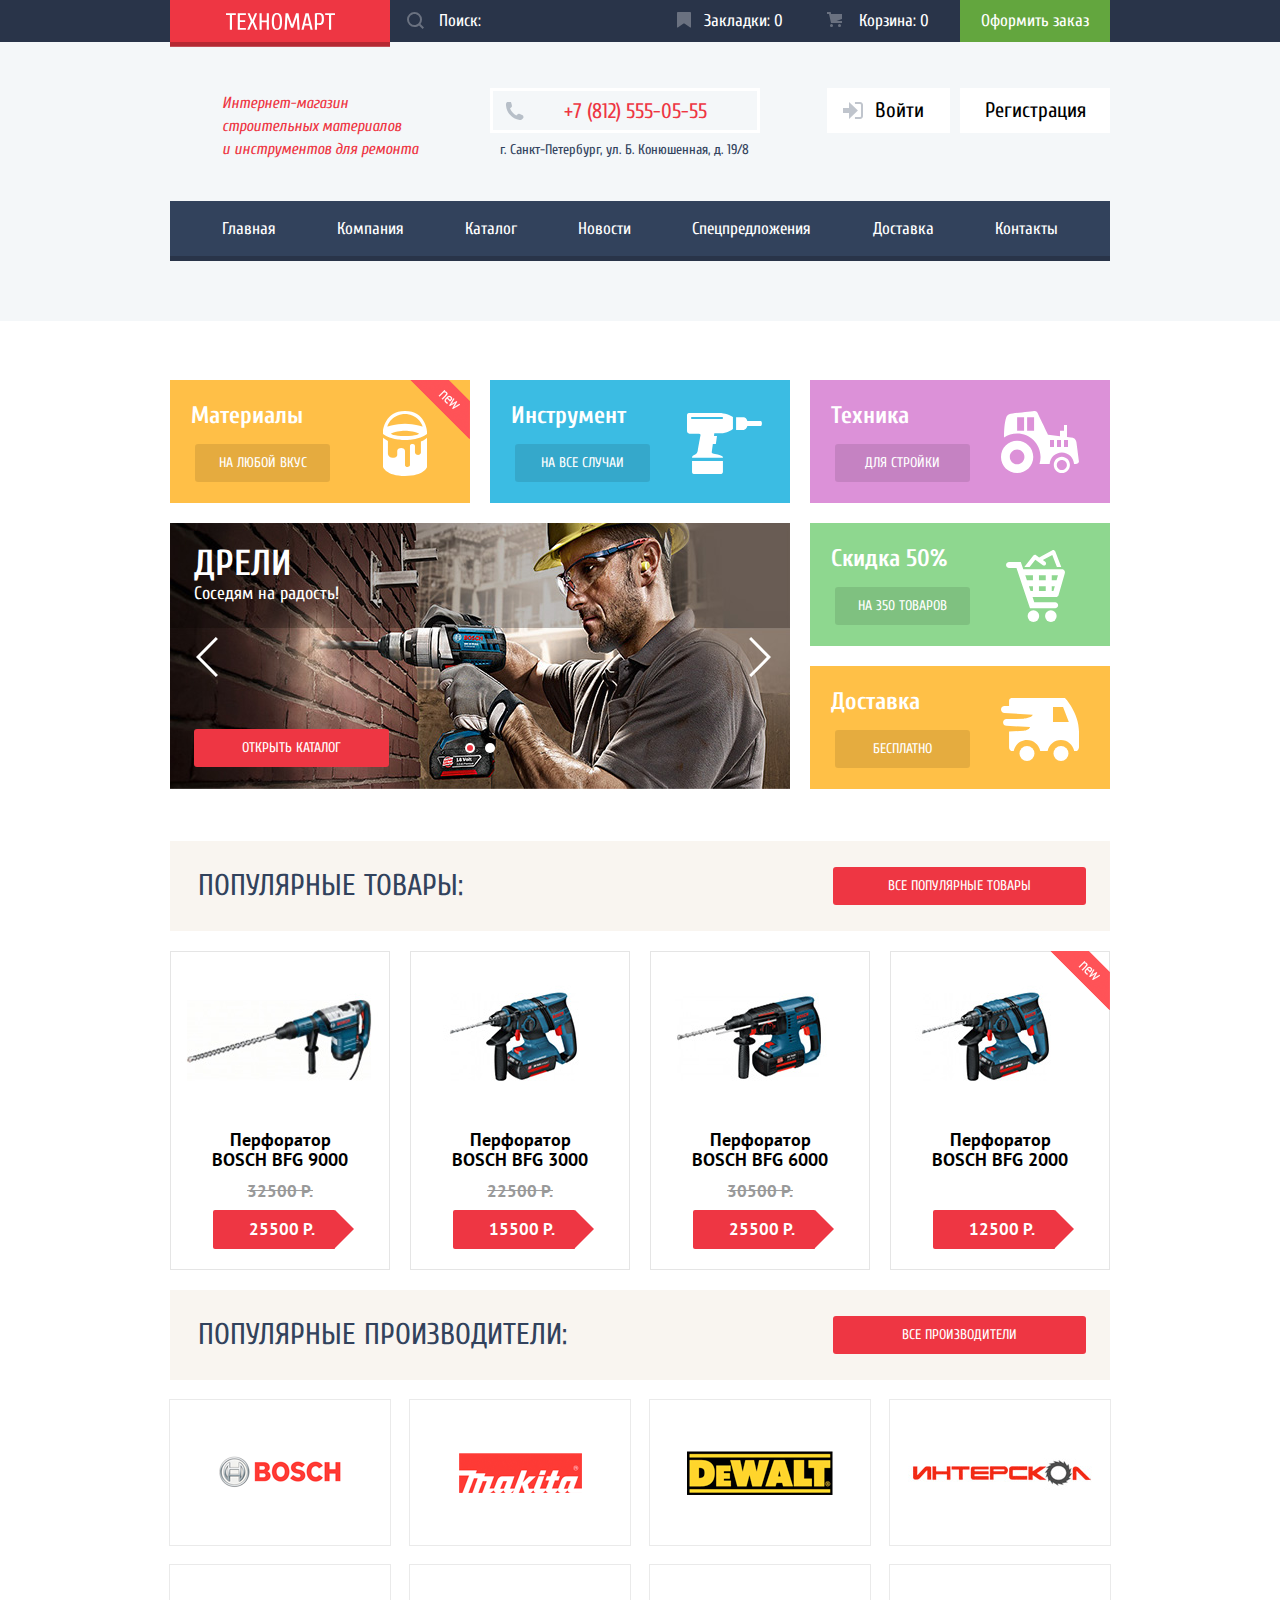
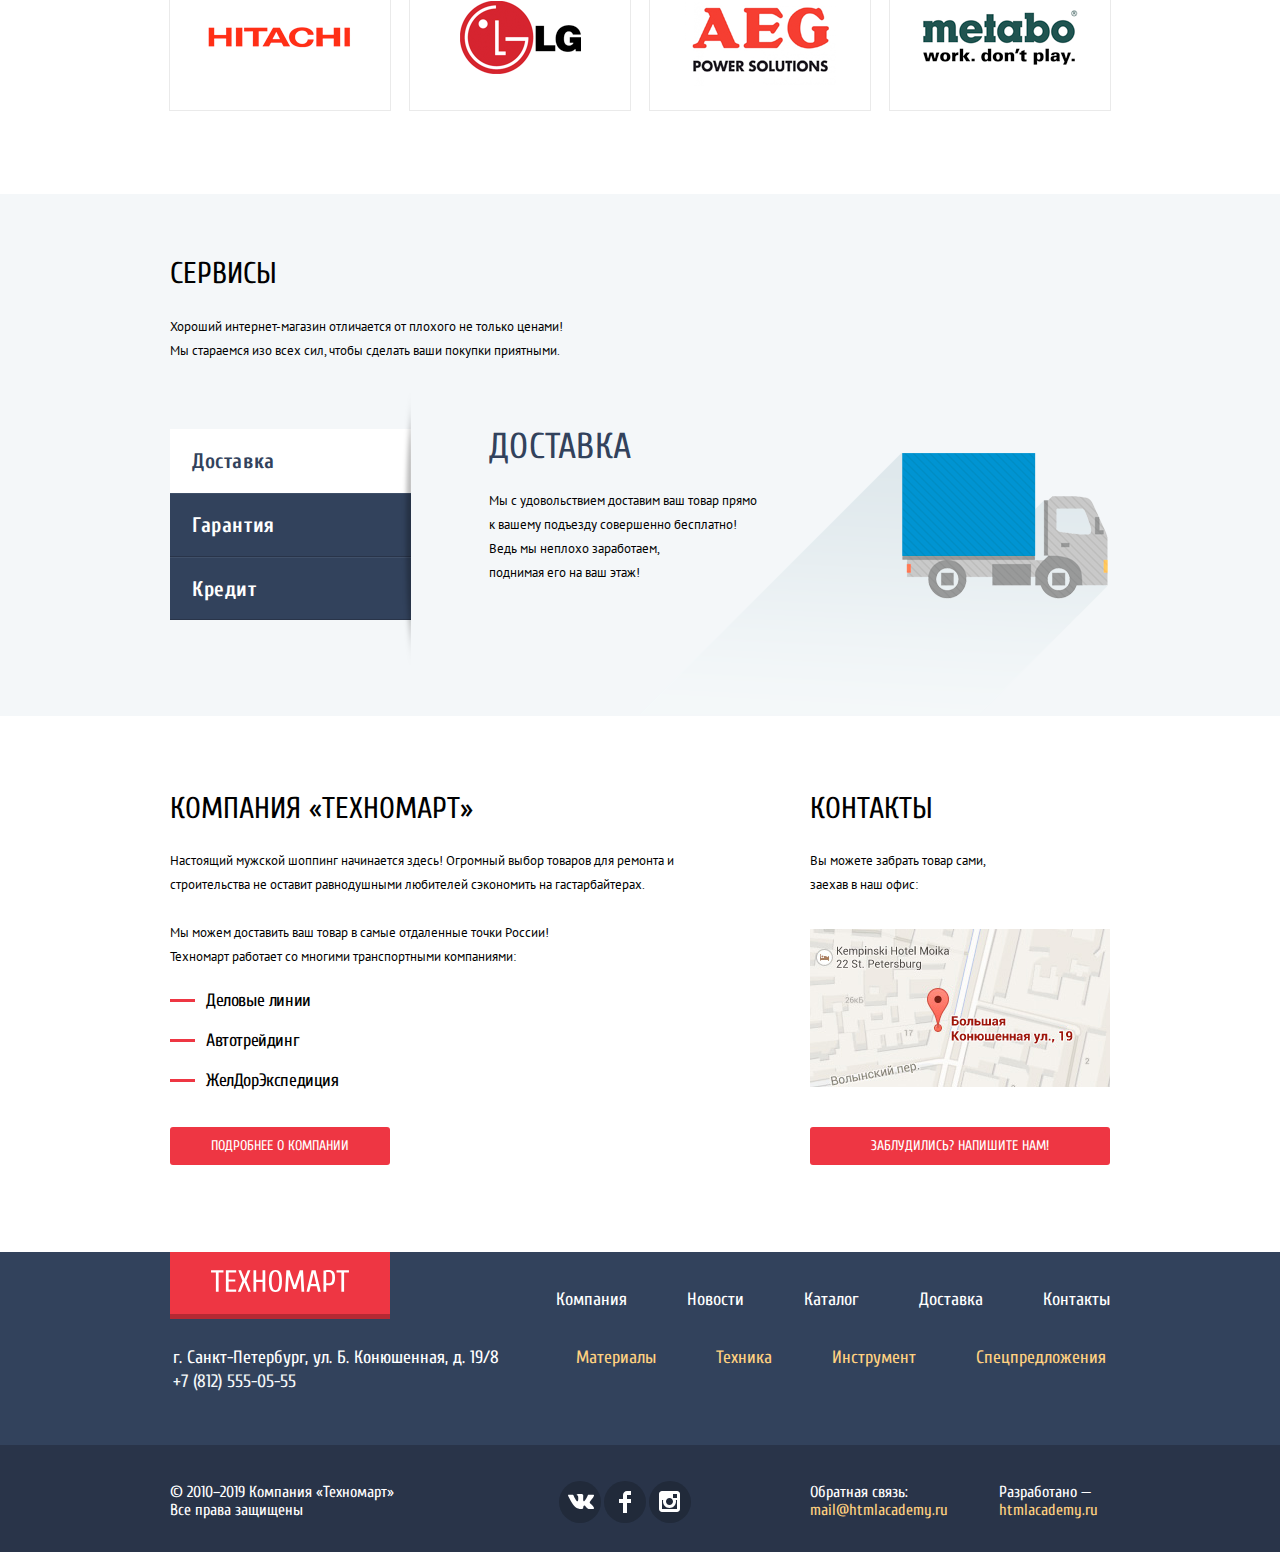
<file: index.html>
<!DOCTYPE html>
<html lang="ru">
  <head>
    <meta charset="utf-8">
    <title>Техномарт</title>
    <link href="https://fonts.googleapis.com/css?family=Cuprum:400,400i,700%7CPT+Sans:400,700&display=swap&subset=cyrillic" rel="stylesheet">
    <link href="css/normalize.css" rel="stylesheet">
    <link href="css/style.min.css" rel="stylesheet">
  </head>
  <body class="index">
    <header class="page-header">
      <div class="header-up">
        <div class="header-up-container container">
          <a class="logo">
            <img src="img/logo.svg" width="109" height="19" alt="Логотип магазина «Техномарт»">
          </a>
          <form action="https://echo.htmlacademy.ru" method="get">
            <label class="search-label" for="search-field"><span class="visually-hidden">Поиск</span>
              <input type="search" name="search" id="search-field" placeholder="Поиск:" class="search">
              <svg xmlns="http://www.w3.org/2000/svg" width="17" height="17" viewBox="0 0 17 17">
                  <path d="M17 15.586l-3.542-3.542A7.465 7.465 0 0 0 15 7.5 7.5 7.5 0 1 0 7.5 15c1.71 0 3.282-.579 4.544-1.542L15.586 17 17 15.586zM2 7.5C2 4.467 4.467 2 7.5 2 10.532 2 13 4.467 13 7.5c0 3.032-2.468 5.5-5.5 5.5A5.506 5.506 0 0 1 2 7.5z"/>
              </svg>
            </label>
          </form>
          <div class="header-up-orders">
            <a class="bookmark" href="#">Закладки: 0</a>
            <a class="cart" href="#">Корзина: 0</a>
            <a class="orders" href="#">Оформить заказ</a>
          </div>
        </div>
      </div>
      <div class="header-down">
        <div class="header-down-wrapper container">
          <h1 class="header-title">
            Интернет-магазин строительных материалов и&nbsp;инструментов для ремонта
          </h1>
          <ul class="header-contacts">
            <li class="header-number">
              <a href="tel:+78125550555">+7 (812) 555-05-55</a>
            </li>
            <li class="header-address">
              г. Санкт-Петербург, ул. Б. Конюшенная, д. 19/8
            </li>
          </ul>
          <div class="user-block-wrapper">
            <ul class="user-block">
              <li><a class="login" href="#">Войти</a></li>
              <li><a class="registration" href="#">Регистрация</a></li>
            </ul>
          </div>
        </div>
        <nav class="header-navigation container">
          <ul class="site-navigation">
            <li class="nav-item"><a href="index.html">Главная</a></li>
            <li class="nav-item"><a href="#">Компания</a></li>
            <li class="nav-item"><a href="catalog.html">Каталог</a></li>
            <li class="nav-item"><a href="#">Новости</a></li>
            <li class="nav-item"><a href="#">Спецпредложения</a></li>
            <li class="nav-item"><a href="#">Доставка</a></li>
            <li class="nav-item"><a href="#">Контакты</a></li>
          </ul>
        </nav>
      </div>
    </header>
    <main class="index-page">
      <div class="main-top container">
        <div class="main-offers">
          <div class="offers-item">
            <div class="flag flag-new">Новинка</div>
            <h2>Материалы</h2>
            <a href="#">На любой вкус</a>
          </div>
          <div class="offers-item">
            <h2>Инструмент</h2>
            <a href="#">На все случаи</a>
          </div>
          <div class="offers-item">
            <h2>Техника</h2>
            <a href="#">Для стройки</a>
          </div>
          <div class="slider">
            <input class="slider-button vis-hid" type="radio" id="slide-1" name="toggle" checked>
            <input class="slider-button vis-hid" type="radio" id="slide-2" name="toggle">
            <div class="slider-control">
              <!-- <label class="slider-control-1" for="slide-1">Первый</label>
              <label class="slider-control-2" for="slide-2">Второй</label> -->
              <button class="slider-control-1" type="button" name="button"></button>
              <button class="slider-control-2" type="button" name="button"></button>
            </div>
            <div class="slider-indicator">
              <label class="slider-indicator-item1" for="slide-1"></label>
              <label class="slider-indicator-item2" for="slide-2"></label>
            </div>
            <ul class="slider-list">
              <li class="slider-item">
                <h3>Дрели</h3>
                <p>Соседям на радость!</p>
                <a href="catalog.html">Открыть каталог</a>
              </li>
              <li class="slider-item">
                <h3>Перфораторы</h3>
                <p>Настоящие мужские игрушки</p>
                <a href="catalog.html">Открыть каталог</a>
              </li>
            </ul>
          </div>
          <div class="offers-wrapper">
            <div class="offers-item">
              <h2>Скидка 50%</h2>
              <a href="#">На 350 товаров</a>
            </div>
            <div class="offers-item">
              <h2>Доставка</h2>
              <a href="#">Бесплатно</a>
            </div>
          </div>
        </div>
      </div>
      <section class="top-product container">
        <div class="top-product-title">
          <h2>Популярные товары:</h2>
          <a href="#">Все популярные товары</a>
        </div>
        <ul class="top-product-catalog">
          <!-- 1 -->
          <li class="catalog-item top-prod">
            <div class="image-wrapper">
              <ul class="catalog-item-active">
                <li><a class="btn-buy" href="#">Купить</a></li>
                <li><a class="btn-add-to-bookmark" href="#">В закладки</a></li>
              </ul>
              <img class="catalog-item-image" src="img/item-bfg-9000.jpg" width="218" height="170" alt="Картинка перфоратора BOSCH BFG 9000">
            </div>
            <h3 class="item-title"><a href="#">Перфоратор BOSCH BFG 9000</a></h3>
            <p class="old-price"><del>32500 р.</del></p>
            <p class="item-price">25500 р.</p>
          </li>
          <!-- 2 -->
          <li class="catalog-item top-prod">
            <div class="image-wrapper">
              <ul class="catalog-item-active">
                <li><a class="btn-buy" href="#">Купить</a></li>
                <li><a class="btn-add-to-bookmark" href="#">В закладки</a></li>
              </ul>
              <img class="catalog-item-image" src="img/item-bfg-3000.jpg" width="218" height="170" alt="Картинка перфоратора BOSCH BFG 3000">
            </div>
            <h3 class="item-title"><a href="#">Перфоратор BOSCH BFG 3000</a></h3>
            <p class="old-price"><del>22500 р.</del></p>
            <p class="item-price">15500 р.</p>
          </li>
          <!-- 3 -->
          <li class="catalog-item top-prod">
            <div class="image-wrapper">
              <ul class="catalog-item-active">
                <li><a class="btn-buy" href="#">Купить</a></li>
                <li><a class="btn-add-to-bookmark" href="#">В закладки</a></li>
              </ul>
              <img class="catalog-item-image" src="img/item-bfg-6000.jpg" width="218" height="170" alt="Картинка перфоратора BOSCH BFG 6000">
            </div>
            <h3 class="item-title"><a href="#">Перфоратор BOSCH BFG 6000</a></h3>
            <p class="old-price"><del>30500 р.</del></p>
            <p class="item-price">25500 р.</p>
          </li>
          <!-- 4 -->
          <li class="catalog-item top-prod">
            <div class="flag flag-new">Новинка</div>
            <div class="image-wrapper">
              <ul class="catalog-item-active">
                <li><a class="btn-buy" href="#">Купить</a></li>
                <li><a class="btn-add-to-bookmark" href="#">В закладки</a></li>
              </ul>
              <img class="catalog-item-image" src="img/item-bfg-2000.jpg" width="218" height="170" alt="Картинка перфоратора BOSCH BFG 2000">
            </div>
            <h3 class="item-title"><a href="#">Перфоратор BOSCH BFG 2000</a></h3>
            <p class="old-price no-old-price"><del>0</del></p>
            <p class="item-price">12500 р.</p>
          </li>
        </ul>
      </section>
      <section class="top-manufacturer container">
        <div class="top-manufacturer-title">
          <h2>Популярные производители:</h2>
          <a href="#">Все производители</a>
        </div>
        <ul class="top-manufacturer-catalog">
          <!-- item1 -->
          <li class="manufacturer-catalog-item">
            <a class="brand" href="#">
              <img src="img/brand-bosch.png" width="204" height="144" alt="BOSCH">
            </a>
          </li>
          <!-- item2 -->
          <li class="manufacturer-catalog-item">
            <a class="brand" href="#">
              <img src="img/brand-makita.png" width="204" height="144" alt="MAKITA">
            </a>
          </li>
          <!-- item3 -->
          <li class="manufacturer-catalog-item">
            <a class="brand" href="#">
              <img src="img/brand-dewalt.png" width="204" height="144" alt="DEWALT">
            </a>
          </li>
          <!-- item4 -->
          <li class="manufacturer-catalog-item">
            <a class="brand" href="#">
              <img src="img/brand-interskol.png" width="204" height="144" alt="ИНТЕРСКОЛ">
            </a>
          </li>
          <!-- item5 -->
          <li class="manufacturer-catalog-item">
            <a class="brand" href="#">
              <img src="img/brand-hitachi.png" width="204" height="144" alt="HITACHI">
            </a>
          </li>
          <!-- item6 -->
          <li class="manufacturer-catalog-item">
            <a class="brand" href="#">
              <img src="img/brand-lg.png" width="204" height="144" alt="LG">
            </a>
          </li>
          <!-- item7 -->
          <li class="manufacturer-catalog-item">
            <a class="brand" href="#">
              <img src="img/brand-aeg.png" width="204" height="144" alt="AEG">
            </a>
          </li>
          <!-- item8 -->
          <li class="manufacturer-catalog-item">
            <a class="brand" href="#">
              <img src="img/brand-metabo.png" width="204" height="144" alt="METABO">
            </a>
          </li>
        </ul>
      </section>
      <section class="service">
        <div class="service-wrapper container">
          <h2>Сервисы</h2>
          <div class="service-title-wrapper">
            <p>Хороший интернет-магазин отличается от плохого не только ценами!</p>
            <p>Мы стараемся изо всех сил, чтобы сделать ваши покупки приятными.</p>
          </div>
          <div class="service-active-wrapper">
            <!-- <input class="service-button visually-hidden" type="radio" name="service-btn" id="btn-delivery" checked>
            <input class="service-button visually-hidden" type="radio" name="service-btn" id="btn-safeguard">
            <input class="service-button visually-hidden" type="radio" name="service-btn" id="btn-credit"> -->
            <div class="service-btn">
              <!-- <label class="service-btn-item" for="btn-delivery">
                Доставка
              </label>
              <label class="service-btn-item" for="btn-safeguard">
                Гарантия
              </label>
              <label class="service-btn-item" for="btn-credit">
                Кредит
              </label> -->
              <button class="service-btn-item service-btn-item-current" type="button" name="service-btn">Доставка</button>
              <button class="service-btn-item" type="button" name="service-btn">Гарантия</button>
              <button class="service-btn-item" type="button" name="service-btn">Кредит</button>
            </div>

            <ul class="service-slider-list">
              <li class="service-slide-item delivery">
                <h3>Доставка</h3>
                <p>
                  Мы с удовольствием доставим ваш товар прямо<br>к вашему подъезду совершенно бесплатно!
                </p>
                <p>
                  Ведь мы неплохо заработаем,<br>поднимая его на ваш этаж!
                </p>
              </li>
              <li class="service-slide-item warranty">
                <h3>Гарантия</h3>
                <p>
                  Если купленный у нас товар поломается или заискрит,<br>а также в случае пожара, спровоцированного его возгаранием, вы всегда можете быть уверены в нашей гарантии. Мы обменяем сгоревший товар на новый.<br>Дом уж восстановите как-нибудь сами.
                </p>
              </li>
              <li class="service-slide-item credit">
                <h3>Кредит</h3>
                <p>
                  Залезть в долговую яму стало проще!<br>Кредитные консультанты придут вам на помощь.
                </p>
                <a href="#">Отправить заявку</a>
              </li>
            </ul>
          </div>
        </div>
      </section>
      <div class="information container">
        <section class="main-info">
          <h2 class="info-title">Компания «Техномарт»</h2>
          <p class="main-info-p1">
            Настоящий мужской шоппинг начинается здесь! Огромный выбор товаров для ремонта и строительства не оставит равнодушными любителей сэкономить на гастарбайтерах.
          </p>
          <p class="main-info-p2">
            Мы можем доставить ваш товар в самые отдаленные точки России! Техномарт работает со многими транспортными компаниями:
        </p>
          <ul class="main-info-item">
            <li>Деловые линии</li>
            <li>Автотрейдинг</li>
            <li>ЖелДорЭкспедиция</li>
          </ul>
          <a class="main-info-link" href="#">Подробнее о компании</a>
        </section>
        <section class="main-contacts">
          <h2>Контакты</h2>
          <p>Вы можете забрать товар сами, заехав в наш офис:</p>
          <a class="map" href="modal-map.html"><img src="img/map.jpg" width="300" height="158" alt="карта"></a>
          <a class="main-info-link write-us-link" href="write-us.html">Заблудились? Напишите нам!</a>
        </section>
      </div>
    </main>
    <footer class="page-footer">
      <div class="footer-up">
        <div class="footer-up-wrapper container">
          <div class="footer-contacts">
            <a class="footer-logo">
              <img src="img/logo.svg" width="138" height="23" alt="Техномарт">
            </a>
            <ul class="footer-contacts-block">
              <li>г. Санкт-Петербург, ул. Б. Конюшенная, д. 19/8</li>
              <li><a href="tel:+78125550555">+7 (812) 555-05-55</a></li>
            </ul>
          </div>
          <section class="footer-navigation">
            <h2 class="visually-hidden">Навигация и прочее</h2>
            <ul class="footer-navigation-site">
              <li><a href="#">Компания</a></li>
              <li><a href="#">Новости</a></li>
              <li><a href="catalog.html">Каталог</a></li>
              <li><a href="#">Доставка</a></li>
              <li><a href="#">Контакты</a></li>
            </ul>
            <ul class="footer-navigation-other">
              <li><a href="#">Материалы</a></li>
              <li><a href="#">Техника</a></li>
              <li><a href="#">Инструмент</a></li>
              <li><a href="#">Спецпредложения</a></li>
            </ul>
          </section>
        </div>
      </div>
      <div class="footer-down">
        <div class="footer-down-wrapper container">
          <p class="copyright">© 2010–2019 Компания «Техномарт» Все права защищены</p>
          <ul class="footer-social-links">
            <li class="link-vk"><a class="social-links-link" href="#"><span class="visually-hidden">Вконтакте</span></a></li>
            <li class="link-fb"><a class="social-links-link" href="#"><span class="visually-hidden">Фейсбук</span></a></li>
            <li class="link-insta"><a class="social-links-link" href="#"><span class="visually-hidden">Инстаграм</span></a></li>
          </ul>
          <div class="footer-feedback feedback-mail">
            <p class="footer-feedback-mail">Обратная связь:</p>
            <a class="btn-feedback-mail" href="mailto:mail@htmlacademy.ru">mail@htmlacademy.ru</a>
          </div>
          <div class="footer-feedback">
            <p class="footer-feedback-site">Разработано —</p>
            <a class="btn-feedback-site" href="https://htmlacademy.ru/intensive/htmlcss">htmlacademy.ru</a>
          </div>
        </div>
      </div>
    </footer>

    <section class="modal-maps">
      <h2 class="visually-hidden">Карта</h2>
      <button class="modal-map-close" type="button" name="button">Закрыть</button>
      <iframe src="https://www.google.com/maps/embed?pb=!1m18!1m12!1m3!1d1998.59910436516!2d30.32089461607064!3d59.93879418187623!2m3!1f0!2f0!3f0!3m2!1i1024!2i768!4f13.1!3m3!1m2!1s0x4696310fca5ba729%3A0xea9c53d4493c879f!2z0JHQvtC70YzRiNCw0Y8g0JrQvtC90Y7RiNC10L3QvdCw0Y8g0YPQuy4sIDE5LCDQodCw0L3QutGCLdCf0LXRgtC10YDQsdGD0YDQsywgMTkxMTg2!5e0!3m2!1sru!2sru!4v1560705761629!5m2!1sru!2sru" width="940" height="446" style="border:0" allowfullscreen></iframe>
      <p><img src="img/map-big.jpg" width="940" height="446" alt="г. Санкт-Петербург, ул. Б. Конюшенная, д. 19/8"></p>
    </section>

    <section class="modal-write-us">
      <h2 class="visually-hidden">Напишите нам</h2>
      <button class="modal-write-us-close" type="button" name="btn-modal-write-us">Закрыть</button>
      <form class="write-us-form" action="https://echo.htmlacademy.ru" method="post">
        <ul class="mdl-write-us-list">
          <li class="mdl-write-us-item">
            <label class="mdl-write-us-label">
              Ваше имя:
              <input class="modal-text" type="text" name="user-name" placeholder="Имя Фамилия">
            </label>
          </li>
          <li class="mdl-write-us-item">
            <label class="mdl-write-us-label">
              Ваш e-mail:
              <input class="modal-text" type="email" name="email" placeholder="email@example.com">
            </label>
          </li>
          <li class="mdl-write-us-item">
            <label class="mdl-write-us-label">
              Текст письма:
              <textarea class="modal-text" name="text" rows="5" cols="50" placeholder="В свободной форме"></textarea>
            </label>
          </li>
        </ul>
        <div class="modal-write-us-bottom">
          <button class="modal-write-us-send-btn" type="submit">Отправить</button>
        </div>
      </form>
    </section>

    <script src="js/script.min.js"></script>
  </body>
</html>
</file>
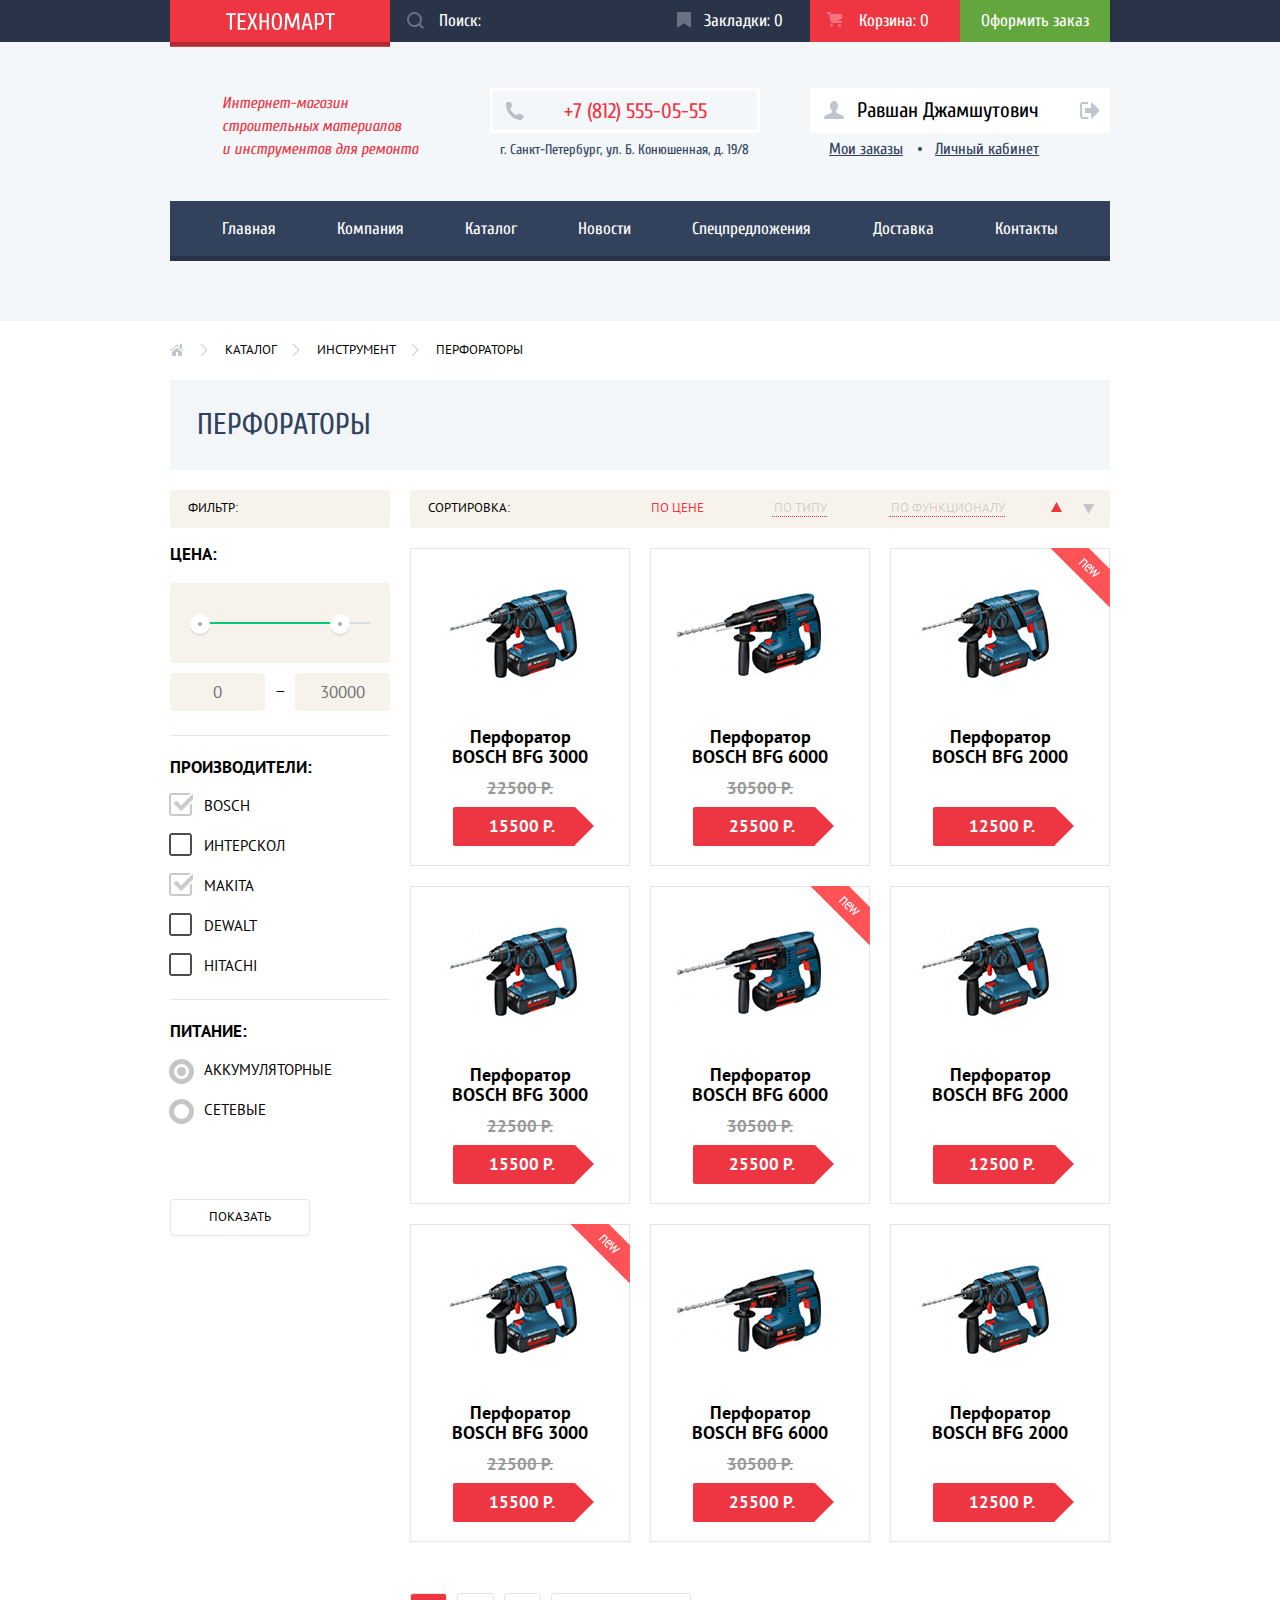
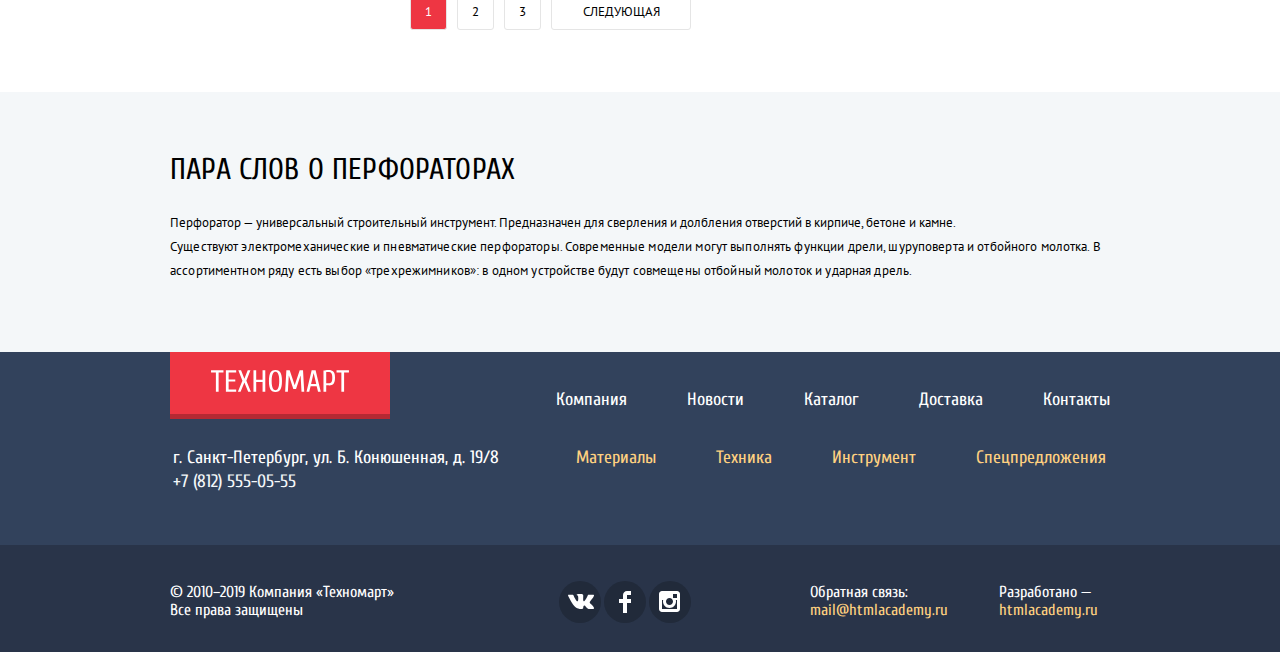
<file: catalog.html>
<!DOCTYPE html>
<html lang="ru">
  <head>
    <meta charset="utf-8">
    <title>Техномарт</title>
    <link href="https://fonts.googleapis.com/css?family=Cuprum:400,400i,700%7CPT+Sans:400,700&display=swap&subset=cyrillic" rel="stylesheet">
    <link href="css/normalize.css" rel="stylesheet">
    <link href="css/style.min.css" rel="stylesheet">
  </head>
  <body class="inner-page">
    <header class="page-header">
      <div class="header-up">
        <div class="header-up-container container">
          <a class="logo" href="index.html">
            <img src="img/logo.svg" width="109" height="19" alt="Логотип магазина «Техномарт»">
          </a>
          <form action="https://echo.htmlacademy.ru" method="get">
            <label class="search-label" for="search-field"><span class="visually-hidden">Поиск</span>
              <input type="search" name="search" id="search-field" placeholder="Поиск:" class="search">
              <svg xmlns="http://www.w3.org/2000/svg" width="17" height="17" viewBox="0 0 17 17">
                  <path d="M17 15.586l-3.542-3.542A7.465 7.465 0 0 0 15 7.5 7.5 7.5 0 1 0 7.5 15c1.71 0 3.282-.579 4.544-1.542L15.586 17 17 15.586zM2 7.5C2 4.467 4.467 2 7.5 2 10.532 2 13 4.467 13 7.5c0 3.032-2.468 5.5-5.5 5.5A5.506 5.506 0 0 1 2 7.5z" />
              </svg>
            </label>
          </form>
          <div class="header-up-orders">
            <a class="bookmark" href="#">Закладки: 0</a>
            <a class="cart cart-active" href="#">Корзина: 0</a>
            <a class="orders" href="#">Оформить заказ</a>
          </div>
        </div>
      </div>
      <div class="header-down">
        <div class="header-down-wrapper container">
          <p class="header-title">Интернет-магазин строительных материалов и&nbsp;инструментов для ремонта</p>
          <ul class="header-contacts">
            <li class="header-number"><a href="tel:+78125550555">+7 (812) 555-05-55</a></li>
            <li class="header-address">г. Санкт-Петербург, ул. Б. Конюшенная, д. 19/8</li>
          </ul>
          <div class="user-block-wrapper">
            <ul class="user-block">
              <li><a class="login user" href="#">Равшан Джамшутович</a></li>
              <li class="logout"><a href="#"></a></li>
            </ul>
            <a class="my-orders user-block-link" href="#">Мои заказы</a>
            <a class="personal-area user-block-link" href="#">Личный кабинет</a>
          </div>
        </div>
        <nav class="header-navigation container">
          <ul class="site-navigation">
            <li class="nav-item"><a href="index.html">Главная</a></li>
            <li class="nav-item"><a href="#">Компания</a></li>
            <li class="nav-item"><a href="catalog.html">Каталог</a></li>
            <li class="nav-item"><a href="#">Новости</a></li>
            <li class="nav-item"><a href="#">Спецпредложения</a></li>
            <li class="nav-item"><a href="#">Доставка</a></li>
            <li class="nav-item"><a href="#">Контакты</a></li>
          </ul>
        </nav>
      </div>
    </header>
    <main class="catalog-page">
      <div class="catalog-page-wrapper container">
        <ul class="breadcrumbs">
          <li>
            <a class="breadcrumbs-home breadcrumbs-item" href="index.html"><span class="visually-hidden">Домой</span></a>
          </li>
          <li>
            <a class="breadcrumbs-item" href="catalog.html">Каталог</a>
          </li>
          <li>
            <a class="breadcrumbs-item" href="#">Инструмент</a>
          </li>
          <li class="breadcrumbs-item breadcrumbs-current"><a>Перфораторы</a>
          </li>
        </ul>
        <h1 class="catalog-title">Перфораторы</h1>
        <div class="catalog-container">
          <section class="filter">
            <h2 class="filter-title">фильтр:</h2>
            <div class="filter-form">
              <form action="https://echo.htmlacademy.ru" method="get">
                  <fieldset class="filter-price">
                    <legend>Цена:</legend>
                    <div class="range-wrapper">
                      <div class="range-controls">
                        <div class="scale">
                          <div class="bar"></div>
                        </div>
                        <div class="toggle toggle-min"></div>
                        <div class="toggle toggle-max"></div>
                      </div>
                    </div>
                    <div class="price-wrapper">
                      <label class="min-price">
                        <input class="filter-price-number" type="text" name="filter-price-min" value="" placeholder="0">
                      </label>
                      <label class="max-price">
                        <input class="filter-price-number" type="text" name="filter-price-max" value="" placeholder="30000">
                      </label>
                    </div>
                  </fieldset>
                  <fieldset class="filter-manufacturer">
                    <legend>Производители:</legend>
                    <ul class="filter-manufacturer-list">
                      <li>
                        <input class="visually-hidden filter-checkbox" type="checkbox" name="bosch" id="bosch" checked>
                        <label class="filter-checkbox-label" for="bosch">Bosch</label>
                      </li>
                      <li>
                        <input class="visually-hidden filter-checkbox" type="checkbox" name="interskol" id="interskol">
                        <label class="filter-checkbox-label" for="interskol">Интерскол</label>
                      </li>
                      <li>
                        <input class="visually-hidden filter-checkbox" type="checkbox" name="makita" id="makita" checked>
                        <label class="filter-checkbox-label" for="makita">Makita</label>
                      </li>
                      <li>
                        <input class="visually-hidden filter-checkbox" type="checkbox" name="dewalt" id="dewalt">
                        <label class="filter-checkbox-label" for="dewalt">Dewalt</label>
                      </li>
                      <li>
                        <input class="visually-hidden filter-checkbox" type="checkbox" name="hitachi" id="hitachi">
                        <label class="filter-checkbox-label" for="hitachi">Hitachi</label>
                      </li>
                    </ul>
                  </fieldset>
                  <fieldset class="filter-power">
                    <legend>Питание:</legend>
                    <ul class="filter-power-list">
                      <li>
                        <input class="visually-hidden filter-radio" type="radio" name="btn-power" value="battery" id="battery" checked>
                        <label class="filter-radio-label" for="battery">Аккумуляторные</label>
                      </li>
                      <li>
                        <input class="visually-hidden filter-radio" type="radio" name="btn-power" value="cable" id="cable">
                        <label class="filter-radio-label" for="cable">Сетевые</label>
                      </li>
                    </ul>
                  </fieldset>
                <input class="filter-submit" type="submit" value="Показать">
              </form>
            </div>
          </section>
          <div class="catalog-wrapper">
            <section class="sorting">
              <h2 class="sorting-title">сортировка:</h2>
              <ul class="sorting-list">
                <li class="sorting-item sorting-item-price sorting-current">
                  <a class="sorting-link" href="#">По цене</a>
                </li>
                <li class="sorting-item sorting-item-type">
                  <a class="sorting-link" href="#">По типу</a>
                </li>
                <li class="sorting-item sorting-item-functional">
                  <a class="sorting-link" href="#">По функционалу</a>
                </li>
              </ul>
              <ul class="sorting-list-up-down">
                <li class="sorting-item-up-down sorting-item-current">
                  <a href="#">
                    <svg version="1.1" id="Layer_1" xmlns="http://www.w3.org/2000/svg" xmlns:xlink="http://www.w3.org/1999/xlink" x="0px" y="0px" width="11px" height="10px" viewBox="0 0 11 10" enable-background="new 0 0 11 10" xml:space="preserve" fill="#c5c5c5" >
                    <polygon points="5.5,0 0,10 11,10 "/>
                    </svg>
                    <span class="visually-hidden">По возростанию</span>
                  </a>
                </li>
                <li class="sorting-item-up-down">
                  <a href="#">
                    <svg version="1.1" id="Layer_2" xmlns="http://www.w3.org/2000/svg" xmlns:xlink="http://www.w3.org/1999/xlink" x="0px" y="0px" width="11px" height="10px" viewBox="0 0 11 10" enable-background="new 0 0 11 10" xml:space="preserve" fill="#c5c5c5">
                    <polygon  points="5.5,0 0,10 11,10 "/>
                    </svg>
                    <span class="visually-hidden">По убыванию</span>
                  </a>
                </li>
              </ul>
            </section>
            <section class="catalog">
              <ul class="catalog-list">
                <!--позиция 1-->
                <li class="catalog-item">
                  <div class="image-wrapper">
                    <ul class="catalog-item-active">
                      <li><a class="btn-buy" href="#open-modal">Купить</a></li>
                      <li><a class="btn-add-to-bookmark" href="#">В закладки</a></li>
                    </ul>
                    <img class="catalog-item-image" src="img/item-bfg-3000.jpg" width="218" height="170" alt="Картинка перфоратора BOSCH BFG 3000">
                  </div>
                  <h3 class="item-title"><a href="#">Перфоратор BOSCH BFG 3000</a></h3>
                  <p class="old-price"><del>22500 р.</del></p>
                  <p class="item-price">15500 р.</p>
                  <div class="item-price-right">
                  </div>
                </li>
                <!--позиция 2-->
                <li class="catalog-item">
                  <div class="image-wrapper">
                    <ul class="catalog-item-active">
                      <li><a class="btn-buy" href="#open-modal">Купить</a></li>
                      <li><a class="btn-add-to-bookmark" href="#">В закладки</a></li>
                    </ul>
                    <img class="catalog-item-image" src="img/item-bfg-6000.jpg" width="218" height="170" alt="Картинка перфоратора BOSCH BFG 6000">
                  </div>
                  <h3 class="item-title"><a href="#">Перфоратор BOSCH BFG 6000</a></h3>
                  <p class="old-price"><del>30500 р.</del></p>
                  <p class="item-price">25500 р.</p>
                </li>
                <!--позиция 3-->
                <li class="catalog-item">
                  <div class="flag flag-new">Новинка</div>
                  <div class="image-wrapper">
                    <ul class="catalog-item-active">
                      <li><a class="btn-buy" href="#open-modal">Купить</a></li>
                      <li><a class="btn-add-to-bookmark" href="#">В закладки</a></li>
                    </ul>
                    <img class="catalog-item-image" src="img/item-bfg-2000.jpg" width="218" height="170" alt="Картинка перфоратора BOSCH BFG 2000">
                  </div>
                  <h3 class="item-title"><a href="#">Перфоратор BOSCH BFG 2000</a></h3>
                  <p class="old-price no-old-price"><del>0</del></p>
                  <p class="item-price">12500 р.</p>
                </li>
                <!--позиция 4-->
                <li class="catalog-item">
                  <div class="image-wrapper">
                    <ul class="catalog-item-active">
                      <li><a class="btn-buy" href="#open-modal">Купить</a></li>
                      <li><a class="btn-add-to-bookmark" href="#">В закладки</a></li>
                    </ul>
                    <img class="catalog-item-image" src="img/item-bfg-3000.jpg" width="218" height="170" alt="Картинка перфоратора BOSCH BFG 3000">
                  </div>
                  <h3 class="item-title"><a href="#">Перфоратор BOSCH BFG 3000</a></h3>
                  <p class="old-price"><del>22500 р.</del></p>
                  <p class="item-price">15500 р.</p>
                </li>
                <!--позиция 5-->
                <li class="catalog-item">
                  <div class="flag flag-new">Новинка</div>
                  <div class="image-wrapper">
                    <ul class="catalog-item-active">
                      <li><a class="btn-buy" href="#open-modal">Купить</a></li>
                      <li><a class="btn-add-to-bookmark" href="#">В закладки</a></li>
                    </ul>
                    <img class="catalog-item-image" src="img/item-bfg-6000.jpg" width="218" height="170" alt="Картинка перфоратора BOSCH BFG 6000">
                  </div>
                  <h3 class="item-title"><a href="#">Перфоратор BOSCH BFG 6000</a></h3>
                  <p class="old-price"><del>30500 р.</del></p>
                  <p class="item-price">25500 р.</p>
                </li>
                <!--позиция 6-->
                <li class="catalog-item">
                  <div class="image-wrapper">
                    <ul class="catalog-item-active">
                      <li><a class="btn-buy" href="#open-modal">Купить</a></li>
                      <li><a class="btn-add-to-bookmark" href="#">В закладки</a></li>
                    </ul>
                    <img class="catalog-item-image" src="img/item-bfg-2000.jpg" width="218" height="170" alt="Картинка перфоратора BOSCH BFG 2000">
                  </div>
                  <h3 class="item-title"><a href="#">Перфоратор BOSCH BFG 2000</a></h3>
                  <p class="old-price no-old-price"><del>0</del></p>
                  <p class="item-price">12500 р.</p>
                </li>
                <!--позиция 7-->
                <li class="catalog-item">
                  <div class="flag flag-new">Новинка</div>
                  <div class="image-wrapper">
                    <ul class="catalog-item-active">
                      <li><a class="btn-buy" href="#open-modal">Купить</a></li>
                      <li><a class="btn-add-to-bookmark" href="#">В закладки</a></li>
                    </ul>
                    <img class="catalog-item-image" src="img/item-bfg-3000.jpg" width="218" height="170" alt="Картинка перфоратора BOSCH BFG 3000">
                  </div>
                  <h3 class="item-title"><a href="#">Перфоратор BOSCH BFG 3000</a></h3>
                  <p class="old-price"><del>22500 р.</del></p>
                  <p class="item-price">15500 р.</p>
                </li>
                <!--позиция 8-->
                <li class="catalog-item">
                  <div class="image-wrapper">
                    <ul class="catalog-item-active">
                      <li><a class="btn-buy" href="#open-modal">Купить</a></li>
                      <li><a class="btn-add-to-bookmark" href="#">В закладки</a></li>
                    </ul>
                    <img class="catalog-item-image" src="img/item-bfg-6000.jpg" width="218" height="170" alt="Картинка перфоратора BOSCH BFG 6000">
                  </div>
                  <h3 class="item-title"><a href="#">Перфоратор BOSCH BFG 6000</a></h3>
                  <p class="old-price"><del>30500 р.</del></p>
                  <p class="item-price">25500 р.</p>
                </li>
                <!--позиция 9-->
                <li class="catalog-item">
                  <div class="image-wrapper">
                    <ul class="catalog-item-active">
                      <li><a class="btn-buy" href="#open-modal">Купить</a></li>
                      <li><a class="btn-add-to-bookmark" href="#">В закладки</a></li>
                    </ul>
                    <img class="catalog-item-image" src="img/item-bfg-2000.jpg" width="218" height="170" alt="Картинка перфоратора BOSCH BFG 2000">
                  </div>
                  <h3 class="item-title"><a href="#">Перфоратор BOSCH BFG 2000</a></h3>
                  <p class="old-price no-old-price"><del>0</del></p>
                  <p class="item-price">12500 р.</p>
                </li>
              </ul>
            </section>
            <ul class="pagination">
              <li class="pagination-item pagination-item-current"><a>1</a></li>
              <li class="pagination-item"><a href="#">2</a></li>
              <li class="pagination-item"><a href="#">3</a></li>
              <li class="pagination-item pagination-item-advance"><a href="#">Следующая</a></li>
            </ul>
          </div>
        </div>
      </div>
      <article class="description">
        <div class="description-wrapper container">
          <h2>Пара слов о перфораторах</h2>
          <p>Перфоратор — универсальный строительный инструмент. Предназначен для сверления и долбления отверстий в кирпиче, бетоне и камне.</p>
          <p>Существуют электромеханические и пневматические перфораторы. Современные модели могут выполнять функции дрели, шуруповерта и отбойного молотка. В ассортиментном ряду есть выбор «трехрежимников»: в одном устройстве будут совмещены отбойный молоток и ударная дрель.</p>
        </div>
      </article>
    </main>
    <footer class="page-footer">
      <div class="footer-up">
        <div class="footer-up-wrapper container">
          <div class="footer-contacts">
            <a href="index.html" class="footer-logo">
              <img src="img/logo.svg" width="138" height="23" alt="Техномарт">
            </a>
            <ul class="footer-contacts-block">
              <li class="contacts-block-item">г. Санкт-Петербург, ул. Б. Конюшенная, д. 19/8</li>
              <li><a href="tel:+78125550555">+7 (812) 555-05-55</a></li>
            </ul>
          </div>
          <section class="footer-navigation">
            <h2 class="visually-hidden">Навигация и прочее</h2>
            <ul class="footer-navigation-site">
              <li><a href="#">Компания</a></li>
              <li><a href="#">Новости</a></li>
              <li><a href="catalog.html">Каталог</a></li>
              <li><a href="#">Доставка</a></li>
              <li><a href="#">Контакты</a></li>
            </ul>
            <ul class="footer-navigation-other">
              <li><a href="#">Материалы</a></li>
              <li><a href="#">Техника</a></li>
              <li><a href="#">Инструмент</a></li>
              <li><a href="#">Спецпредложения</a></li>
            </ul>
          </section>
        </div>
      </div>
      <div class="footer-down">
        <div class="footer-down-wrapper container">
          <p class="copyright">© 2010–2019 Компания «Техномарт» Все права защищены</p>
          <ul class="footer-social-links">
            <li class="link-vk"><a class="social-links-link" href="#"><span class="visually-hidden">Вконтакте</span></a></li>
            <li class="link-fb"><a class="social-links-link" href="#"><span class="visually-hidden">Фейсбук</span></a></li>
            <li class="link-insta"><a class="social-links-link" href="#"><span class="visually-hidden">Инстаграм</span></a></li>
          </ul>
          <div class="footer-feedback feedback-mail">
            <p class="footer-feedback-mail">Обратная связь:</p>
            <a class="btn-feedback-mail" href="mailto:mail@htmlacademy.ru">mail@htmlacademy.ru</a>
          </div>
          <div class="footer-feedback">
            <p class="footer-feedback-site">Разработано —</p>
            <a class="btn-feedback-site" href="https://htmlacademy.ru/intensive/htmlcss">htmlacademy.ru</a>
          </div>
        </div>
      </div>
    </footer>

    <section class=" modal-check" id="open-modal">
      <div class="modal-check-up">
        <button class="modal-check-close" type="button" name="button-modal-check-close">Закрыть</button>
        <h2>Товар добавлен в корзину!</h2>
      </div>
      <div class="modal-check-down">
        <a href="#">Оформить заказ</a>
        <button class="modal-check-close-other" type="button" name="button-modal-check-close-2">Продолжить покупки</button>
      </div>
    </section>

        <script src="js/script.min.js"></script>
  </body>
</html>
</file>
<file: css/style.min.css>
body{margin:0;font-family:"Cuprum",Arial,sans-serif;font-size:13px;line-height:24px;font-weight:400;color:#000;background-color:#fff}a{text-decoration:none}img{max-width:100%;height:auto}.visually-hidden:not(:focus):not(:active),input[type="checkbox"].visually-hidden,input[type="radio"].visually-hidden{position:absolute;width:1px;height:1px;margin:-1px;border:0;padding:0;white-space:nowrap;-webkit-clip-path:inset(100%);clip-path:inset(100%);clip:rect(0 0 0 0);overflow:hidden}.container{width:960px;padding-left:10px;padding-right:10px;margin:0 auto}.header-up{font-size:17px;line-height:18px;text-align:left;color:#fff;background-color:#293449;width:100%}.header-up-container{-webkit-box-sizing:border-box;box-sizing:border-box;display:-webkit-box;display:-ms-flexbox;display:flex;-webkit-box-pack:justify;-ms-flex-pack:justify;justify-content:space-between}.header-up a{color:#fff}.logo{display:block;width:220px;height:29px;background-color:#ee3643;text-align:center;padding-top:13px;-webkit-box-shadow:0 4.8px 0 0px rgba(181,41,51,1);box-shadow:0 4.8px 0 0px rgba(181,41,51,1);z-index:1}.logo[href]:hover{background-color:#ca2c37}.logo[href]:active{background-color:#ba2732}.search{width:270px;font-size:17px;line-height:18px;text-align:left;color:#fff;background-color:#293449;border:none;padding:12px 12px 12px 49px;outline:none}.search-label{display:block;position:relative}.search-label svg{position:absolute;top:12px;left:17px;fill:#ffffff;opacity:0.3}.search-label:hover svg{opacity:1}.search:focus ~ svg{opacity:1;fill:#ee3643}.search::-webkit-input-placeholder{color:#fff;opacity:1}.search:-ms-input-placeholder{color:#fff;opacity:1}.search::-ms-input-placeholder{color:#fff;opacity:1}.search::placeholder{color:#fff;opacity:1}.search:focus::-webkit-input-placeholder{color:#000;opacity:1}.search:focus:-ms-input-placeholder{color:#000;opacity:1}.search:focus::-ms-input-placeholder{color:#000;opacity:1}.search:focus::placeholder{color:#000;opacity:1}.search:hover{background-color:#212a3a}.search:focus{color:#000;background-color:#fff}.header-up-orders{width:450px;display:-webkit-box;display:-ms-flexbox;display:flex;-ms-flex-wrap:wrap;flex-wrap:wrap}.header-up-orders a{-webkit-box-sizing:border-box;box-sizing:border-box;width:150px;display:block;text-align:center;padding-top:12px;padding-bottom:12px}.bookmark{display:block;position:relative;padding-left:44px;padding-right:27px}.bookmark::before{content:"";display:block;position:absolute;top:12px;left:17px;width:16px;height:16px;background-image:url("../img/icon-bookmark.svg");background-repeat:no-repeat;background-position:0 0;opacity:0.3}.bookmark:hover::before{opacity:1}.bookmark:active::before{opacity:0.3}.cart{display:block;position:relative;padding-left:48px;padding-right:31px}.cart::before{content:"";display:block;position:absolute;top:12px;left:17px;width:16px;height:16px;background-image:url("../img/icon-cart.svg");background-repeat:no-repeat;background-position:0 0;opacity:0.3}.cart:hover::before{opacity:1}.cart:active::before{opacity:0.3}.cart-active{background-color:#ee3643}.bookmark:hover,.bookmark:focus,.cart:hover,.cart:focus{background-color:#212a3a}.bookmark:active,.cart:active{color:rgba(255,255,255,0.6);background-color:#161d29}.orders{min-width:150px;color:#fff;background-color:#63a63e}.orders:hover,.orders:focus{background-color:#5fbb2d}.orders:active{color:rgba(255,255,255,0.5);background-color:#518534}.header-down{background-color:#f4f7f9;color:#fff;text-align:left;margin-bottom:59px}.inner-page .header-down{margin-bottom:20px}.header-down-wrapper{-webkit-box-sizing:border-box;box-sizing:border-box;display:-webkit-box;display:-ms-flexbox;display:flex;-webkit-box-pack:justify;-ms-flex-pack:justify;justify-content:space-between;padding-top:46px;margin-bottom:39px}.header-title{font-size:16px;line-height:23px;font-weight:400;font-style:italic;color:#ee3643;background-color:#f4f7f9;width:200px;margin:0;padding:0;margin-top:4px;margin-left:52px;margin-right:18px}.header-contacts{width:270px;margin:0;padding:0;margin-top:2px}.header-number a{position:relative;-webkit-box-sizing:border-box;box-sizing:border-box;width:270px;display:block;font-size:21px;line-height:21px;text-align:left;color:#ee3643;border:3px solid #fff;padding-top:10px;padding-bottom:8px;padding-left:71px;margin-bottom:5px;margin-top:-2px}.header-number a::before{content:"";position:absolute;top:11px;left:11px;width:20px;height:20px;background-image:url("../img/icon-phone.svg");background-repeat:no-repeat;background-position:1px -1px}.header-address{font-size:14px;text-align:center;color:#32425c;background-color:#f4f7f9;padding-right:1px}.inner-page .user-block-wrapper{display:-webkit-box;display:-ms-flexbox;display:flex;-ms-flex-wrap:wrap;flex-wrap:wrap;width:300px;margin:0;padding:0}.inner-page .user-block{display:-webkit-box;display:-ms-flexbox;display:flex;-webkit-box-sizing:border-box;box-sizing:border-box;margin:0;padding:0;padding-bottom:3px}.index .user-block{display:-webkit-box;display:-ms-flexbox;display:flex;-ms-flex-wrap:wrap;flex-wrap:wrap;-webkit-box-pack:end;-ms-flex-pack:end;justify-content:flex-end;width:300px;margin:0;padding:0}.user-block a{display:block;font-size:21px;line-height:21px;text-align:center;color:#000;background-color:#fff;padding-top:12px;padding-bottom:12px}.login{display:block;position:relative;margin-right:10px;padding-left:48px;padding-right:26px}.index .login::before{content:"";position:absolute;top:14px;left:16px;width:20px;height:20px;background-image:url("../img/icon-login.svg");background-repeat:no-repeat;background-position:0 0;opacity:0.3}.index .login:hover.login::before{opacity:1}.index .login:active.login::before{opacity:0.3}.inner-page .login::before{content:"";position:absolute;top:13.2px;left:14.3px;width:20px;height:20px;background-image:url("../img/icon-user.svg");background-repeat:no-repeat;background-position:0 0;opacity:0.3}.login:hover::before{opacity:1}.login:active::before{opacity:0.3}.user{text-align:left;width:220px;margin:0;padding-left:28px;padding-right:0}.logout a{display:block;position:relative;width:52px;height:45px;padding:0}.logout a::before{content:"";position:absolute;top:14px;left:21px;width:20px;height:17px;background-image:url("../img/icon-logout.svg");background-repeat:no-repeat;background-position:0 0;opacity:0.3}.logout a:hover::before,.logout a:focus::before{opacity:1}.registration{width:150px}.login:hover,.login:focus{color:#ee3643;background-color:#fff}.registration:hover,.registration:focus{color:#ee3643;background-color:#fff}.inner-page .login:hover,.inner-page .login:focus{color:#000;background-color:#fff}.login:active,.inner-page .login:active,.registration:active{color:rgba(0,0,0,0.3);background-color:#fff}.user-block-link{font-size:16px;line-height:18px;color:#32425c;background-color:#f4f7f9;text-decoration:underline}.my-orders{position:relative;margin-left:19px;margin-right:32px}.my-orders::after{content:"";position:absolute;display:block;top:7px;right:-19px;width:4px;height:4px;background-color:#32425c;border-radius:50%}.my-orders:hover,.my-orders:focus,.personal-area:hover,.personal-area:focus{color:#ee3643;background-color:#f1f5f7}.my-orders:active,.personal-area:active{color:rgba(50,66,92,0.3);background-color:#f1f5f7}.header-down li,.site-navigation{list-style:none}.header-navigation{-webkit-box-sizing:border-box;box-sizing:border-box;font-size:17px;line-height:17px;color:#fff;padding-bottom:65px}.site-navigation{display:-webkit-box;display:-ms-flexbox;display:flex;-ms-flex-wrap:wrap;flex-wrap:wrap;margin:0 auto;padding:0;background-color:#32425c;-webkit-box-shadow:0 5px 0 0 #293449;box-shadow:0 5px 0 0 #293449;padding-left:21px;padding-right:21px}.site-navigation a{text-align:left;display:block;margin:0;padding:0;padding:19.1px 30.6px;color:#fff;background-color:#32425c}.site-navigation a:hover,.site-navigation a:focus{color:#fff;background-color:#293449}.site-navigation a:active{color:rgba(255,255,255,0.5);background-color:#1d2739}.index-page{color:#000;background-color:#fff;width:100%}.main-top{font-size:14px;line-height:18px;font-weight:400;background-color:#fff}.main-offers{width:940px;-webkit-box-sizing:border-box;box-sizing:border-box;display:-webkit-box;display:-ms-flexbox;display:flex;-ms-flex-wrap:wrap;flex-wrap:wrap;min-height:413px;margin:0 auto;margin-bottom:32.2px}.offers-item{position:relative;-webkit-box-sizing:border-box;box-sizing:border-box;width:300px;padding-top:21px;padding-left:21px;padding-bottom:21px}.offers-item a{display:block;width:135px;text-align:center;text-transform:uppercase;padding-top:10px;padding-bottom:10px;margin-left:4px;color:#fff;background-color:rgba(0,0,0,0.1);border-radius:3px}.offers-item a:hover,.offers-item a:focus{background-color:rgba(0,0,0,0.2)}.offers-item a:active{background-color:rgba(0,0,0,0.3)}.offers-item h2{color:#fff;font-size:24px;line-height:30px;font-weight:700;margin:0;padding:0;margin-bottom:13px}.main-offers .offers-item,.main-offers .slider{margin-right:20px;margin-bottom:20px}.main-offers .offers-item:nth-child(1){background-color:#ffbf47}.main-offers > .offers-item:nth-child(1)::before{content:"";position:absolute;top:31px;right:42px;width:45px;height:65px;background-image:url("../img/icon-1.svg");background-repeat:no-repeat;background-position:0 0}.main-offers > .offers-item:nth-child(2){background-color:#3bbce3}.main-offers > .offers-item:nth-child(2)::before{content:"";position:absolute;top:33px;right:28px;width:75px;height:65px;background-image:url("../img/icon-2.svg");background-repeat:no-repeat;background-position:0 0}.main-offers .offers-item:nth-child(3){background-color:#dc91d8;margin-right:0}.main-offers > .offers-item:nth-child(3)::before{content:"";position:absolute;top:31px;right:29px;width:80px;height:65px;background-image:url("../img/icon-3.svg");background-repeat:no-repeat;background-position:0 0}.offers-wrapper .offers-item:nth-child(1){background-color:#8ed78f;margin-right:0;margin-bottom:20px}.offers-wrapper > .offers-item:nth-child(1)::before{content:"";position:absolute;top:27px;right:44px;width:60px;height:75px;background-image:url("../img/icon-4.svg");background-repeat:no-repeat;background-position:0 0}.offers-wrapper .offers-item:nth-child(2){background-color:#ffc047;margin-right:0}.offers-wrapper > .offers-item:nth-child(2)::before{content:"";position:absolute;top:32px;right:29px;width:80px;height:65px;background-image:url("../img/icon-5.svg");background-repeat:no-repeat;background-position:0 0}.slider{position:relative;list-style:none}.slider-list{width:620px;margin:0;padding:0;list-style:none;background-color:#8B7B6E}.slider-item{display:none;margin:0;padding:0;padding-top:23px;padding-left:24px}.slider-control{position:absolute;z-index:100;width:575px;height:45px;top:114px;left:24px;text-align:center;font-size:0}.slider-control-1{position:relative;display:inline-block;vertical-align:middle;width:22px;height:40px;background-image:url(../img/icon-left.svg);background-repeat:no-repeat;background-position:center;background-color:transparent;cursor:pointer;left:-255px;padding:20px;border:none}.slider-control-2{position:relative;display:inline-block;vertical-align:middle;text-align:center;width:22px;height:40px;background-image:url(../img/icon-left.svg);background-repeat:no-repeat;background-position:center;background-color:transparent;cursor:pointer;-webkit-transform:rotate(180deg);-ms-transform:rotate(180deg);transform:rotate(180deg);right:-258px;padding:20px;border:none}.slider-item:first-child{background-image:url("../img/slide-1.jpg");background-repeat:no-repeat}.slider-item:last-child{background-image:url("../img/slide-2.jpg");background-repeat:no-repeat}.slider-button:nth-child(1):checked ~ .slider-list .slider-item:first-child{display:block}.slider-button:nth-child(2):checked ~ .slider-list .slider-item:last-child{display:block}.slider-indicator{position:absolute;z-index:100;width:40px;height:15px;top:216px;left:295px;text-align:center;font-size:0}.slider-indicator-item1,.slider-indicator-item2{position:relative;display:inline-block;vertical-align:middle;width:10px;height:10px;border-radius:50%;background-color:#fff;margin-right:10px}.slider-button:nth-child(1):checked ~ .slider-indicator .slider-indicator-item1::after{content:"";position:absolute;width:6px;height:6px;top:2px;left:2px;border-radius:50%;background-color:#ee3643}.slider-button:nth-child(2):checked ~ .slider-indicator .slider-indicator-item2::after{content:"";position:absolute;width:6px;height:6px;top:2px;left:2px;border-radius:50%;background-color:#ee3643}.slider-item h3{font-size:36px;font-weight:700;line-height:36px;color:#fff;margin:0;text-transform:uppercase}.slider-item p{font-size:18px;line-height:24px;color:#fff;margin:0;margin-bottom:123px}.slider-item a{font-size:14px;line-height:18px;text-transform:uppercase;display:inline-block;vertical-align:middle;width:195px;color:#fff;background-color:#ee3643;text-align:center;vertical-align:middle;border-radius:3px;padding-top:10px;padding-bottom:10px;margin-bottom:22px}.top-product{-webkit-box-sizing:border-box;box-sizing:border-box;min-height:430px}.top-product-title{width:940px;background-color:#f9f5f0;margin:0 auto;margin-bottom:20px}.top-product-title h2{display:inline-block;width:600px;font-size:30px;font-weight:400;line-height:30px;text-transform:uppercase;vertical-align:middle;color:#32425c;padding:0;margin:0;margin-left:28px;margin-top:30px;margin-bottom:30px;margin-right:32px}.top-product-title a{font-size:14px;line-height:18px;text-transform:uppercase;display:inline-block;width:253px;color:#fff;background-color:#ee3643;text-align:center;vertical-align:middle;border-radius:3px;padding-top:10px;padding-bottom:10px}.top-product-title a:hover,.top-product-title a:focus{background-color:#ca2c37}.top-product-title a:active{background-color:#ba2732}.top-product-catalog{display:-webkit-box;display:-ms-flexbox;display:flex;-ms-flex-wrap:wrap;flex-wrap:wrap;padding:0;margin:0;list-style:none;text-transform:uppercase}.top-manufacturer{width:940px;min-height:430px;margin-bottom:64px}.top-manufacturer-title{width:940px;background-color:#f9f5f0;margin:0 auto;margin-bottom:20px}.top-manufacturer-title h2{display:inline-block;font-size:30px;font-weight:400;line-height:30px;vertical-align:middle;text-transform:uppercase;width:600px;color:#32425c;padding:0;margin:0;margin-left:28px;margin-top:30px;margin-bottom:30px;margin-right:32px}.top-manufacturer-title a{font-size:14px;line-height:18px;text-transform:uppercase;display:inline-block;width:253px;color:#fff;background-color:#ee3643;text-align:center;vertical-align:middle;border-radius:3px;padding-top:10px;padding-bottom:10px}.top-manufacturer-title a:hover,.top-manufacturer-title a:focus{background-color:#ca2c37}.top-manufacturer-title a:active{background-color:#ba2732}.top-manufacturer-catalog{-webkit-box-sizing:border-box;box-sizing:border-box;display:-webkit-box;display:-ms-flexbox;display:flex;-ms-flex-wrap:wrap;flex-wrap:wrap;padding:0;list-style:none;margin:0 auto}.brand{-webkit-box-sizing:border-box;box-sizing:border-box;display:block;text-align:center;width:220px;height:145px;outline:1px solid #eaeaea;background-color:#fff;margin:0;margin-bottom:20px}.brand:hover,.brand:focus{-webkit-box-shadow:0 10px 25px 0 rgba(41,52,73,0.5);box-shadow:0 10px 25px 0 rgba(41,52,73,0.5)}.brand:active{-webkit-box-shadow:0 4px 10px 0 rgba(41,52,73,0.5);box-shadow:0 4px 10px 0 rgba(41,52,73,0.5)}.brand:active img{opacity:0.3}.manufacturer-catalog-item{margin-right:20px}.top-manufacturer-catalog .manufacturer-catalog-item:nth-of-type(4n){margin-right:0}.service{width:100%;min-height:522px;background-color:#f4f7f9}.service-wrapper{-webkit-box-sizing:border-box;box-sizing:border-box;padding-top:65.1px}.service-wrapper h2{font-size:30px;font-weight:400;line-height:30px;color:#000;text-transform:uppercase;margin:0;margin-bottom:26px}.service-title-wrapper{width:400px;margin:0;padding:0;margin-bottom:66px}.service-title-wrapper p{font-family:"PT Sans",Arial,sans-serif;margin:0}.service-active-wrapper{position:relative;display:-webkit-box;display:-ms-flexbox;display:flex}.service-slider-list{margin:0;padding:0;list-style:none;-webkit-box-flex:1;-ms-flex-positive:1;flex-grow:1}.service-slide-item{display:none;min-height:236px;padding-bottom:50px}.service-slide-item:first-child{display:block}.service-slider-list .delivery{background-image:url("../img/delivery.png");background-repeat:no-repeat;background-position:99% 96%}.service-slider-list .warranty{padding-left:5px;background-image:url("../img/warranty.png");background-repeat:no-repeat;background-position:99% 96%}.service-slider-list .credit{background-image:url("../img/credit.png");background-repeat:no-repeat;background-position:99% 96%}.service-slide-item h3{font-size:36px;line-height:36px;font-weight:400;text-transform:uppercase;width:200px;color:#32425c;margin:0;padding:0;margin-bottom:24px;letter-spacing:0.3px}.service-slide-item p{font-family:"PT Sans",Arial,sans-serif;font-size:13px;line-height:24px;width:375px;color:#000;margin:0;padding:0}.service-slide-item a{font-size:14px;line-height:18px;text-transform:uppercase;display:block;width:195px;color:#fff;background-color:#ee3643;text-align:center;vertical-align:middle;border-radius:3px;padding-top:10px;padding-bottom:10px;margin-top:40px}.service-slide-item a:hover,.service-slide-item a:focus{background-color:#ca2c37}.service-slide-item a:active{background-color:#ba2732}.service-btn{position:relative;margin-right:78px}.service-btn::after{content:"";position:absolute;top:-40px;right:0;width:10px;height:279px;background-image:url("../img/shadow.png")}.service-btn-item{display:block;font-size:21px;line-height:30px;font-weight:700;width:241px;padding-left:22px;padding-top:16px;padding-bottom:15.6px;color:#fff;background-color:#32425c;border:none;border-top:1px solid #405069;border-bottom:1px solid #293449;cursor:pointer;letter-spacing:0.6px;text-align:left}.service-btn-item:hover,.service-btn-item:focus{background-color:#293449}.service-btn-item-current{color:#32425c;background-color:#fff;border-color:transparent}.service-btn-item-current:hover,.service-btn-item-current:focus{color:#fff;background-color:#293449;border-color:transparent}.information{color:#000;background-color:#fff;line-height:24px;text-align:left;-webkit-box-sizing:border-box;box-sizing:border-box;display:-webkit-box;display:-ms-flexbox;display:flex;-webkit-box-pack:justify;-ms-flex-pack:justify;justify-content:space-between;margin-bottom:86.8px;padding-top:78px}.information p{font-family:"PT Sans",Arial,sans-serif;font-weight:400;margin-top:0;padding:0}.main-info{width:540px}.main-info-p1{margin-bottom:24px}.main-info-p2{width:386px;margin-bottom:22px}.main-contacts{width:300px}.info-title,.main-contacts h2{font-size:30px;line-height:30px;font-weight:400;text-transform:uppercase;margin:0;padding:0;margin-bottom:25px}.main-info-item{font-size:18px;line-height:20px;list-style:none;color:#000;background-color:#fff;margin:0;margin-bottom:36px;padding:0}.main-info-item li{position:relative;margin-bottom:20px;padding-left:36px;letter-spacing:-0.4px}.main-info-item li::before{content:"";position:absolute;top:8px;left:0;width:25px;height:3px;background-color:#ee3643}.main-info-link{font-size:14px;line-height:18px;text-transform:uppercase;display:inline-block;width:220px;color:#fff;background-color:#ee3643;text-align:center;vertical-align:middle;border-radius:3px;padding-top:10px;padding-bottom:10px}.main-info-link:hover,.main-info-link:focus{background-color:#ca2c37}.main-info-link:active{background-color:#ba2732}.main-contacts{width:300px}.main-contacts p{width:179px;margin-bottom:32px}.map{display:block;margin-bottom:32px}.write-us-link{width:300px}.catalog-page{font-family:"PT Sans",Arial,sans-serif;font-size:13px;line-height:18px;font-weight:400;text-transform:uppercase;color:#000;background-color:#fff;width:100%}.flag{position:absolute;top:-1px;right:-1px;width:60px;height:60px;text-indent:-1000px;overflow:hidden;z-index:1}.offers-item .flag{top:0;right:0}.top-prod .flag{top:-1px;right:-1px}.flag-new{background:url("../img/new-flag.png")no-repeat 0 0}.catalog-page-wrapper{-webkit-box-sizing:border-box;box-sizing:border-box;background-color:#fff;margin-bottom:62px}.catalog-page li{list-style:none}.breadcrumbs{-webkit-box-sizing:border-box;box-sizing:border-box;display:-webkit-box;display:-ms-flexbox;display:flex;-webkit-box-pack:start;-ms-flex-pack:start;justify-content:flex-start;-ms-flex-wrap:wrap;flex-wrap:wrap;margin:0;padding:0;margin-bottom:21px}.breadcrumbs li{position:relative;margin-right:40px}.breadcrumbs li::before{content:"";position:absolute;top:3px;left:-25px;width:8px;height:12px;background-image:url("../img/icon-right-small.svg");background-repeat:no-repeat;background-position:0 0}.breadcrumbs li:first-child::before{display:none}.breadcrumbs-item{display:block;color:#000;background:#fff}.breadcrumbs-home{position:relative;width:15px;height:15px}.breadcrumbs-home::before{content:"";position:absolute;top:3px;right:2px;width:14px;height:12px;font-size:0;background-image:url("../img/icon-home.svg");border:0;cursor:pointer;margin-left:0}.catalog-title h1{margin:0;padding:0}.catalog-title{font-family:"Cuprum",Arial,sans-serif;margin:0 auto;padding:0;font-size:30px;line-height:30px;color:#32425c;background-color:#f2f6f8;font-weight:400;margin-bottom:20px;padding-top:30px;padding-left:27px;padding-bottom:30px}.catalog-container{display:-webkit-box;display:-ms-flexbox;display:flex;-webkit-box-pack:justify;-ms-flex-pack:justify;justify-content:space-between;margin:0 auto;padding:0;width:940px}.filter{width:220px;margin-right:20px}.filter-title{-webkit-box-sizing:border-box;box-sizing:border-box;width:220px;font-size:13px;line-height:18px;font-weight:400;color:#000;background-color:#f7f3ec;padding:0;margin:0;padding-top:9px;padding-bottom:11px;padding-left:18px;margin-bottom:11px;border-radius:3px}.filter-checkbox:focus + .filter-checkbox-label::before{opacity:1}.filter-checkbox:checked:focus + .filter-checkbox-label::after{opacity:1}.filter-checkbox-label,.filter-radio-label{font-size:15px;line-height:20px}.filter legend{font-size:17px;line-height:30px;font-weight:700}.filter-form ul{margin:0;padding:0}.filter-form li{padding-left:34px;margin-bottom:20px}.filter-price{padding:0;margin:0;border:none;min-height:182px;border-bottom:1px solid #e5e5e5;margin-bottom:16px;padding-top:14px}.range-controls{position:relative;background-color:#f7f3ec;border-radius:3px;padding-top:39px;padding-left:20px;padding-right:20px;padding-bottom:39px;margin-bottom:10px}.range-controls .scale{height:2px;background:#d7dcde}.range-controls .bar{width:152px;height:2px;background:#00ca74}.range-controls .toggle{position:absolute;top:31px;left:0;width:4px;height:4px;background-color:#ababab;border:8px solid #fff;border-radius:50%;-webkit-box-shadow:0 2px 1px 0 rgba(224,221,216,1);box-shadow:0 2px 1px 0 rgba(224,221,216,1);padding:0;cursor:pointer}.range-controls .toggle-min{left:20px}.range-controls .toggle-max{left:160px}.price-controls{font-size:0}.price-wrapper{display:-webkit-box;display:-ms-flexbox;display:flex;-webkit-box-pack:justify;-ms-flex-pack:justify;justify-content:space-between}.price-wrapper input{width:95px;padding:10px 0;font-size:17px;line-height:18px;text-align:center;color:#000;border:none;border-radius:3px;background:#f7f3ec}.max-price{position:relative}.max-price::before{content:"—";position:absolute;top:9px;left:-20px}.filter-manufacturer{padding:0;margin:0;border:none;padding-top:14px;border-bottom:1px solid #e5e5e5;margin-bottom:16px}.filter-manufacturer li:last-child{padding-bottom:3px}.filter-checkbox-label{display:block;position:relative;cursor:pointer}.filter-checkbox + .filter-checkbox-label::before{content:"";display:block;position:absolute;top:-3px;left:-35px;width:25px;height:24px;background-image:url("../img/checkbox-off.svg");background-repeat:no-repeat;opacity:0.7}.filter-checkbox + .filter-checkbox-label:hover::before,.filter-checkbox + .filter-checkbox-label:focus::before{opacity:1}.filter-checkbox:disabled + .filter-checkbox-label,.filter-checkbox:disabled + .filter-checkbox-label::before{opacity:0.4}.filter-checkbox:checked + .filter-checkbox-label::before{display:none}.filter-checkbox:checked + .filter-checkbox-label::after{content:"";display:block;position:absolute;top:-3px;left:-35px;width:24px;height:24px;background-image:url("../img/checkbox-on.svg");background-repeat:no-repeat;opacity:0.7}.filter-checkbox + .filter-checkbox-label:hover::after,.filter-checkbox + .filter-checkbox-label:focus::after{opacity:1}.filter-checkbox:disabled + .filter-checkbox-label::after{opacity:0.4}.filter-power{padding:0;margin:0;border:none;padding-top:14px;margin-bottom:59px}.filter-radio-label{display:block;position:relative;cursor:pointer}.filter-radio:checked:focus + .filter-radio-label::after{background-color:#b5b5b5}.filter-radio:checked:focus + .filter-radio-label::before{border-color:#b5b5b5}.filter-radio + .filter-radio-label::before{display:block;content:"";position:absolute;top:-1px;left:-35px;width:15px;height:15px;background-position:0 0;border:5px solid #c5c5c5;border-radius:50%}.filter-radio + .filter-radio-label:hover::before,.filter-radio + .filter-radio-label:focus::before{border-color:#b5b5b5}.filter-radio:disabled + .filter-radio-label,.filter-radio:disabled + .filter-radio-label::before{border-color:#b5b5b5;opacity:0.4}.filter-radio:checked + .filter-radio-label::after{display:block;content:"";position:absolute;top:7px;left:-27px;width:9px;height:9px;background-position:0 0;background-color:#c5c5c5;border-radius:50%}.filter-radio + .filter-radio-label:hover::after{background-color:#b5b5b5}.filter-radio:disabled + .filter-radio-label::after{background-color:#b5b5b5;opacity:0.4}.filter input[type="submit"]{-webkit-box-sizing:border-box;box-sizing:border-box;display:-webkit-box;display:-ms-flexbox;display:flex;-webkit-box-pack:center;-ms-flex-pack:center;justify-content:center;-webkit-box-align:center;-ms-flex-align:center;align-items:center;color:#000;background-color:#fff;border:1px solid #e5e5e5;border-radius:3px;width:140px;height:37px;text-transform:uppercase;cursor:pointer}.sorting{display:-webkit-box;display:-ms-flexbox;display:flex;-webkit-box-sizing:border-box;box-sizing:border-box;font-size:13px;line-height:18px;background-color:#f7f3ec;width:700px;margin:0;padding:0;margin-bottom:20px;padding-top:9px;padding-bottom:11px;padding-left:18px;border-radius:3px}.sorting-title{font-size:13px;line-height:18px;font-weight:400;margin:0;padding:0;margin-right:139px}.sorting-list{display:-webkit-box;display:-ms-flexbox;display:flex;-ms-flex-wrap:wrap;flex-wrap:wrap;width:402px;margin:0;padding:0}.sorting-list-up-down{width:45px;height:10px;margin:0;padding:0}.sorting-item-price{margin-right:68px}.sorting-item-type{margin-right:62px}.sorting-item-functional{margin-right:45px}.sorting-list-up-down{display:flex;position:relative}.sorting-item-up-down:first-child{margin-right:18px}.sorting-item-up-down:last-child{position:absolute;top:0;right:2px;-webkit-transform:rotate(180deg);-ms-transform:rotate(180deg);transform:rotate(180deg)}.sorting-item-up-down a:hover svg,.sorting-item-up-down a:focus svg{fill:#000000}.sorting-item a{color:rgba(0,0,0,0.18);background-color:#f7f3ec;border-bottom:1px dotted #ee3643;cursor:pointer;padding-left:2px}.sorting-item a:hover,.sorting-item a:focus{color:#000;background-color:#f7f3ec;border-bottom:1px solid #ee3643}.sorting-item a:active{color:#ee3643;background-color:#f7f3ec;border-bottom:none}.sorting-current a{color:#ee3643;border:none}.sorting-item-current svg{color:#ee3643;fill:#ee3643;border:none}.description{width:100%;background-color:#f4f7f9}.description-wrapper{-webkit-box-sizing:border-box;box-sizing:border-box;padding-top:63px;padding-bottom:69px}.description-wrapper h2{font-family:"Cuprum",Arial,sans-serif;font-size:30px;line-height:30px;font-weight:400;margin:0 auto;margin-bottom:26px;letter-spacing:0.17px}.description-wrapper p{font-family:"PT Sans",Arial,sans-serif;line-height:24px;text-transform:none;margin:0 auto}.description-wrapper p:last-child{letter-spacing:0.13px}.catalog-page .catalog{font-family:"PT Sans",Arial,sans-serif;font-size:18px;line-height:20px;font-weight:700;color:#000;background-color:#fff}.catalog{margin:0;padding:0}.catalog-list{display:-webkit-box;display:-ms-flexbox;display:flex;-ms-flex-wrap:wrap;flex-wrap:wrap;width:700px;padding:0;margin:0 auto;margin-bottom:31px}.catalog-item{position:relative;-webkit-box-sizing:border-box;box-sizing:border-box;display:-webkit-box;display:-ms-flexbox;display:flex;-webkit-box-orient:vertical;-webkit-box-direction:normal;-ms-flex-direction:column;flex-direction:column;-webkit-box-pack:start;-ms-flex-pack:start;justify-content:flex-start;-webkit-box-align:center;-ms-flex-align:center;align-items:center;width:220px;min-height:318px;margin:0;padding:0;text-align:center;border:1px solid #e5e5e5;outline-offset:-1px;background-color:#fff;font-style:normal}.inner-page .catalog-item{margin-right:20px;margin-bottom:20px}.inner-page .catalog-item:nth-child(3n){margin-right:0}.index-page .top-prod{font-family:"PT Sans",Arial,sans-serif;margin-right:20px;margin-bottom:20px}.index-page .top-prod:nth-of-type(4n){margin-right:0}.image-wrapper{position:relative;width:218px;height:170px;margin-top:1px;margin-bottom:7px}.index-page .image-wrapper{margin-bottom:7px}.catalog-item-image{border:none;margin:0;padding:0}.catalog-item-active{position:absolute;font-family:"Cuprum",Arial,sans-serif;list-style:none;top:42px;left:40px;padding:0;margin:0}.btn-buy{position:relative;display:block;-webkit-box-sizing:border-box;box-sizing:border-box;width:136px;font-size:14px;line-height:18px;font-weight:400;color:#fff;background-color:#63a63e;border-radius:3px;padding:0;padding-top:11px;padding-bottom:10px;padding-left:6px;margin-bottom:7px;-webkit-box-shadow:inset 0 -3px 0 0 #367315;box-shadow:inset 0 -3px 0 0 #367315;outline:none;opacity:0}.btn-buy::before{content:"";position:absolute;top:12px;left:15px;width:16px;height:16px;background-image:url(../img/icon-cart.svg);background-repeat:no-repeat;background-position:0 0;opacity:0.3}.btn-buy:hover::before,.btn-buy:focus::before{opacity:1}.btn-buy:hover,.btn-buy:focus{color:#fff;background-color:#5fbb2d}.btn-buy:active{color:#fff;background-color:#518534;-webkit-box-shadow:inset 0 -3px 0 0 #518534;box-shadow:inset 0 -3px 0 0 #518534}.btn-add-to-bookmark{position:relative;display:block;-webkit-box-sizing:border-box;box-sizing:border-box;width:136px;height:38px;font-size:14px;line-height:18px;color:#32425c;background-color:#fff;border:3px solid #63a63e;border-radius:3px;padding:0;padding-top:7px;padding-left:8px;padding-bottom:10px;outline:none;opacity:0}.btn-add-to-bookmark:hover,.btn-add-to-bookmark:focus{border-color:#32425c}.btn-add-to-bookmark:active{color:rgba(50,66,92,0.3);background-color:#fff;border-color:#32425c;opacity:0.3}.catalog-item:hover a{opacity:1;z-index:3}.catalog-item:focus-within a{opacity:1}.catalog-item:focus-within img{opacity:0}.catalog-item:hover img{opacity:0}.catalog-item a:focus{opacity:1}.catalog-item:hover{z-index:2;-webkit-box-shadow:0 10px 25px 0 rgba(41,52,73,0.5);box-shadow:0 10px 25px 0 rgba(41,52,73,0.5)}.catalog-item:focus-within{-webkit-box-shadow:0 10px 25px 0 rgba(41,52,73,0.5);box-shadow:0 10px 25px 0 rgba(41,52,73,0.5)}.catalog-item .item-title{font-family:"PT Sans",Arial,sans-serif;font-size:18px;line-height:20px;font-weight:700;width:160px;color:#000;background-color:#fff;margin:0;padding:0;text-transform:none;margin-bottom:12px}.item-title a{color:#000}.old-price{font-size:17px;line-height:18px;padding:0;margin:0;color:#999;background-color:#fff;margin-bottom:10px;font-weight:700}.no-old-price{visibility:hidden}.item-price{position:relative;display:block;-webkit-box-sizing:border-box;box-sizing:border-box;width:122px;font-size:17px;line-height:18px;font-weight:700;margin:0;margin-left:-12px;margin-bottom:18px;color:#fff;background-color:#ee3643;padding:0;padding-top:10px;padding-left:15px;padding-bottom:11px;border-radius:2px 0.8px 0.8px 2px}.top-prod .item-price{margin-bottom:20px}.item-price::after{content:"";position:absolute;top:0;left:121.5px;border:19.4px solid transparent;border-left-color:#ee3643}.pagination{display:-webkit-box;display:-ms-flexbox;display:flex;margin:0;padding:0}.pagination a{-webkit-box-sizing:border-box;box-sizing:border-box;display:-webkit-box;display:-ms-flexbox;display:flex;-webkit-box-pack:center;-ms-flex-pack:center;justify-content:center;-webkit-box-align:center;-ms-flex-align:center;align-items:center;color:#000;background-color:#fff;border:1px solid #e5e5e5;border-radius:3px;width:37px;height:37px;margin-right:10px}.pagination-item-advance a{width:140px}.pagination-item{display:-webkit-box;display:-ms-flexbox;display:flex;-webkit-box-pack:center;-ms-flex-pack:center;justify-content:center;-webkit-box-align:center;-ms-flex-align:center;align-items:center}.pagination-item-current a{color:#fff;background-color:#ee3643}.pagination a:hover,.pagination a:focus{border-color:#bdc6ca}.pagination a:active{border-color:#ee3643}.page-footer{font-size:18px;color:#fff;text-align:left;width:100%}.page-footer a{color:#fff}.page-footer li{list-style:none}.footer-up{width:100%;background-color:#32425c}.footer-up-wrapper{display:-webkit-box;display:-ms-flexbox;display:flex;-webkit-box-pack:justify;-ms-flex-pack:justify;justify-content:space-between;-webkit-box-sizing:border-box;box-sizing:border-box;padding-bottom:51px}.footer-contacts-block{width:330px;margin:0;padding:0;margin-top:22px;margin-left:3px}.footer-contacts-block a{color:#f3f7f9}.footer-logo{display:block;width:220px;height:44px;background-color:#ee3643;text-align:center;padding-top:18px;-webkit-box-shadow:0 5px 0 0px rgba(181,41,51,1);box-shadow:0 5px 0 0px rgba(181,41,51,1);margin-bottom:32px}.footer-logo[href]:hover{background-color:#ca2c37}.footer-logo[href]:active{background-color:#ba2732}.footer-navigation-site{min-width:550px;margin:0;padding:0;margin-top:36px;text-align:right}.footer-navigation-other{width:550px;margin:0;padding:0;margin-top:34px;text-align:right}.footer-navigation-site li,.footer-navigation-other li{display:inline;margin-right:55px}.footer-navigation-site li:last-child,.footer-navigation-other li:last-child{margin-right:0}.footer-navigation-other a,.footer-feedback a{color:#ffd180}.footer-navigation a:hover,.footer-navigation a:focus{text-decoration:underline}.footer-navigation-site a:active{color:rgba(241,245,247,0.5);background-color:#32425c;text-decoration:none}.footer-navigation-other a:active{color:rgba(255,209,128,0.5);background-color:#32425c;text-decoration:none}.footer-down{font-size:16px;line-height:18px;color:#fff;background-color:#293449;width:100%}.footer-down-wrapper{display:-webkit-box;display:-ms-flexbox;display:flex;-webkit-box-sizing:border-box;box-sizing:border-box;padding-top:38px;padding-bottom:29px}.copyright{margin:0;width:230px;margin-right:159px}.footer-social-links{display:-webkit-box;display:-ms-flexbox;display:flex;width:190px;margin:0;padding:0;margin-top:-2px;margin-right:61px}.footer-social-links a{display:block;position:relative;width:42px;height:42px;border-radius:50%;background-color:#212a3a;margin-right:3px}.footer-social-links a:hover,.footer-social-links a:active{background-color:#ee3643}.link-vk a::before{content:"";position:absolute;top:13px;left:9px;width:26px;height:15px;background-image:url("../img/icon-vk.svg");background-repeat:no-repeat;background-position:0 0}.link-fb a::before{content:"";position:absolute;top:10px;left:15px;width:12px;height:22px;background-image:url("../img/icon-fb.svg");background-repeat:no-repeat;background-position:0 0}.link-insta a::before{content:"";position:absolute;top:10px;left:10px;width:21px;height:21px;background-image:url("../img/icon-insta.svg");background-repeat:no-repeat;background-position:0 0}.footer-feedback{width:105px}.feedback-mail{margin-right:49px;width:140px}.footer-feedback p{margin:0}.footer-feedback a:hover,.footer-feedback a:focus{text-decoration:underline}.footer-feedback a:active{color:#ee3643;background-color:#293449;border:none}.vis-hid{position:absolute;width:1px;height:1px;clip:rect(0,0,0,0)}.modal-show{display:block;-webkit-animation:bounce 0.5s;animation:bounce 0.5s}@-webkit-keyframes bounce{0%{-webkit-transform:translate(-50%,-200%);transform:translate(-50%,-200%)}100%{-webkit-transform:translate(-50%,-50%);transform:translate(-50%,-50%)}}@keyframes bounce{0%{-webkit-transform:translate(-50%,-200%);transform:translate(-50%,-200%)}100%{-webkit-transform:translate(-50%,-50%);transform:translate(-50%,-50%)}}.modal-error{-webkit-animation:shake 1s;animation:shake 1s}@-webkit-keyframes shake{0%,100%{-webkit-transform:translate(-50%,-50%);transform:translate(-50%,-50%)}10%,30%,50%,70%,90%{-webkit-transform:translate(-45%,-50%);transform:translate(-45%,-50%)}20%,40%,60%,80%{-webkit-transform:translate(-55%,-50%);transform:translate(-55%,-50%)}}@keyframes shake{0%,100%{-webkit-transform:translate(-50%,-50%);transform:translate(-50%,-50%)}10%,30%,50%,70%,90%{-webkit-transform:translate(-45%,-50%);transform:translate(-45%,-50%)}20%,40%,60%,80%{-webkit-transform:translate(-55%,-50%);transform:translate(-55%,-50%)}}.modal-maps{display:none;position:fixed;left:50%;top:50%;-webkit-transform:translate(-50%,-50%);-ms-transform:translate(-50%,-50%);transform:translate(-50%,-50%);width:940px;color:#000;background-color:#fff;-webkit-box-shadow:0 0 14.7px 1.3px rgba(47,42,43,0.5);box-shadow:0 0 14.7px 1.3px rgba(47,42,43,0.5);z-index:100}.modal-maps iframe{position:relative;z-index:2;border:none}.modal-maps p{position:absolute;top:0;left:0;z-index:1;margin:0}.modal-map-close{position:absolute;top:9px;right:9px;width:22px;height:22px;font-size:0;background-color:transparent;border:0;cursor:pointer;z-index:3}.modal-map-close::before,.modal-map-close::after{content:"";top:9px;left:-3px;position:absolute;width:28px;height:4px;background-color:#ee3643;border-radius:3px}.modal-map-close:hover::before,.modal-map-close:focus::before,.modal-map-close:hover::after,.modal-map-close:focus::after{background-color:#ca2c37}.modal-map-close:active::before,.modal-map-close:active::after{background-color:#ba2732}.modal-map-close::before{-webkit-transform:rotate(45deg);-ms-transform:rotate(45deg);transform:rotate(45deg)}.modal-map-close::after{-webkit-transform:rotate(-45deg);-ms-transform:rotate(-45deg);transform:rotate(-45deg)}.modal-write-us{display:none;-webkit-box-sizing:border-box;box-sizing:border-box;-webkit-box-orient:vertical;-webkit-box-direction:normal;-ms-flex-direction:column;flex-direction:column;-webkit-box-pack:center;-ms-flex-pack:center;justify-content:center;position:fixed;left:50%;top:50%;width:620px;-webkit-transform:translate(-50%,-50%);-ms-transform:translate(-50%,-50%);transform:translate(-50%,-50%);font-size:14px;line-height:18px;color:#000;background-color:#fff;-webkit-box-shadow:0 20px 40px 0 rgba(0,0,0,0.75);box-shadow:0 20px 40px 0 rgba(0,0,0,0.75);border-top:7px solid #ee3643;z-index:100}.modal-show{display:block}.mdl-write-us-list{-webkit-box-sizing:border-box;box-sizing:border-box;list-style:none;display:-webkit-box;display:-ms-flexbox;display:flex;-ms-flex-wrap:wrap;flex-wrap:wrap;-webkit-box-pack:center;-ms-flex-pack:center;justify-content:center;margin:0;padding:0;padding-top:47px}.mdl-write-us-item:first-child{margin-right:20px;margin-bottom:5px}.mdl-write-us-label{font-size:18px;line-height:18px;color:#000;margin-bottom:17px}.mdl-write-us-label:nth-last-of-type(3){margin-top:3px}.mdl-write-us-label,.mdl-write-us-label input,.mdl-write-us-label textarea{display:block}.mdl-write-us-label input[type="text"],.mdl-write-us-label input[type="email"]{width:201px;font-size:13px;line-height:13px;text-align:left;border:none;padding-top:8px;padding-bottom:8px;padding-left:16px;outline:none;margin-top:10px;border:solid 2px #d7dcde;border-radius:3px}.mdl-write-us-label textarea{width:439px;height:98px;font-size:13px;line-height:13px;text-align:left;padding-top:10px;padding-left:13px;padding-right:4px;outline:none;margin-top:10px;border:solid 2px #d7dcde;border-radius:3px;resize:none;margin-bottom:41px}.mdl-write-us-label textarea:hover,.mdl-write-us-label input:hover{border-color:#b5b5b5}.mdl-write-us-label textarea:focus,.mdl-write-us-label input:focus{border-color:#ee3643}.modal-text::-webkit-input-placeholder{font-family:"PT Sans",Arial,sans-serif;color:#999;font-size:13px;line-height:13px;opacity:1}.modal-text:-ms-input-placeholder{font-family:"PT Sans",Arial,sans-serif;color:#999;font-size:13px;line-height:13px;opacity:1}.modal-text::-ms-input-placeholder{font-family:"PT Sans",Arial,sans-serif;color:#999;font-size:13px;line-height:13px;opacity:1}.modal-text::placeholder{font-family:"PT Sans",Arial,sans-serif;color:#999;font-size:13px;line-height:13px;opacity:1}.modal-text:focus::-webkit-input-placeholder{color:#999;opacity:1}.modal-text:focus:-ms-input-placeholder{color:#999;opacity:1}.modal-text:focus::-ms-input-placeholder{color:#999;opacity:1}.modal-text:focus::placeholder{color:#999;opacity:1}.modal-write-us-bottom{display:-webkit-box;display:-ms-flexbox;display:flex;-webkit-box-pack:center;-ms-flex-pack:center;justify-content:center;-webkit-box-align:center;-ms-flex-align:center;align-items:center;width:620px;height:112px;background-color:#f4f4f4}.modal-write-us-send-btn{font-size:14px;line-height:18px;text-transform:uppercase;display:block;width:460px;color:#fff;background-color:#ee3643;text-align:center;vertical-align:middle;border-radius:3px;padding-top:10px;padding-bottom:10px;margin-right:0;margin-top:-5px;margin-left:-2px;border:0;cursor:pointer}.modal-write-us-send-btn:hover,.modal-write-us-send-btn:focus{background-color:#ca2c37}.modal-write-us-send-btn:active{background-color:#ba2732}.modal-write-us-close{position:absolute;top:9px;right:9px;width:22px;height:22px;font-size:0;background-color:#fff;border:0;cursor:pointer}.modal-write-us-close::before,.modal-write-us-close::after{content:"";top:9px;left:-3px;position:absolute;width:28px;height:4px;background-color:#ee3643;border-radius:3px}.modal-write-us-close:hover::before,.modal-write-us-close:focus::before,.modal-write-us-close:hover::after,.modal-write-us-close:focus::after{background-color:#ca2c37}.modal-write-us-close:active::before,.modal-write-us-close:active::after{background-color:#ba2732}.modal-write-us-close::before{-webkit-transform:rotate(45deg);-ms-transform:rotate(45deg);transform:rotate(45deg)}.modal-write-us-close::after{-webkit-transform:rotate(-45deg);-ms-transform:rotate(-45deg);transform:rotate(-45deg)}.modal-check{display:none;-webkit-box-orient:vertical;-webkit-box-direction:normal;-ms-flex-direction:column;flex-direction:column;position:fixed;left:50%;top:50%;-webkit-transform:translate(-50%,-50%);-ms-transform:translate(-50%,-50%);transform:translate(-50%,-50%);width:620px;min-height:275px;font-size:14px;line-height:18px;color:#000;background-color:#fff;-webkit-box-shadow:0 20px 40px 0 rgba(41,52,73,0.75);box-shadow:0 20px 40px 0 rgba(41,52,73,0.75);border-top:7px solid #ee3643;z-index:100}.modal-check:target{display:-webkit-box;display:-ms-flexbox;display:flex}.modal-check-up{text-align:center}.modal-check h2{position:relative;font-size:30px;line-height:30px;margin:0;margin-top:65px;margin-left:70px;margin-bottom:69px}.modal-check h2::before{content:"";position:absolute;top:-16px;left:11px;width:66px;height:66px;background-image:url("../img/modal-check.svg");background-repeat:no-repeat;background-position:0 0}.modal-check-down{display:-webkit-box;display:-ms-flexbox;display:flex;-webkit-box-pack:center;-ms-flex-pack:center;justify-content:center;-webkit-box-align:center;-ms-flex-align:center;align-items:center;height:112px;background-color:#f1f1f1}.modal-check-down a{font-size:14px;line-height:18px;text-transform:uppercase;display:block;width:220px;color:#fff;background-color:#ee3643;text-align:center;vertical-align:middle;border-radius:3px;padding-top:10px;padding-bottom:10px;margin-right:20px}.modal-check-down a:focus,.modal-check-down a:hover{background-color:#ca2c37}.modal-check-down a:active{background-color:#ba2732}.modal-check-close-other{font-size:14px;line-height:18px;text-transform:uppercase;display:block;width:220px;color:#000;background-color:#fff;text-align:center;vertical-align:middle;border-radius:3px;padding-top:10px;padding-bottom:10px;border:0;cursor:pointer}.modal-check-close-other:hover,.modal-check-close-other:focus{color:#ee3643}.modal-check-close-other:active{color:rgba(0,0,0,0.3)}.modal-check-close{position:absolute;top:9px;right:9px;width:22px;height:22px;font-size:0;background-color:#fff;border:0;cursor:pointer}.modal-check-close::before,.modal-check-close::after{content:"";top:9px;left:-3px;position:absolute;width:28px;height:4px;background-color:#ee3643;border-radius:3px}.modal-check-close:hover::before,.modal-check-close:focus::before,.modal-check-close:hover::after,.modal-check-close:focus::after{background-color:#ca2c37}.modal-check-close:active::before,.modal-check-close:active::after{background-color:#ba2732}.modal-check-close::before{-webkit-transform:rotate(45deg);-ms-transform:rotate(45deg);transform:rotate(45deg)}.modal-check-close::after{-webkit-transform:rotate(-45deg);-ms-transform:rotate(-45deg);transform:rotate(-45deg)}
</file>
